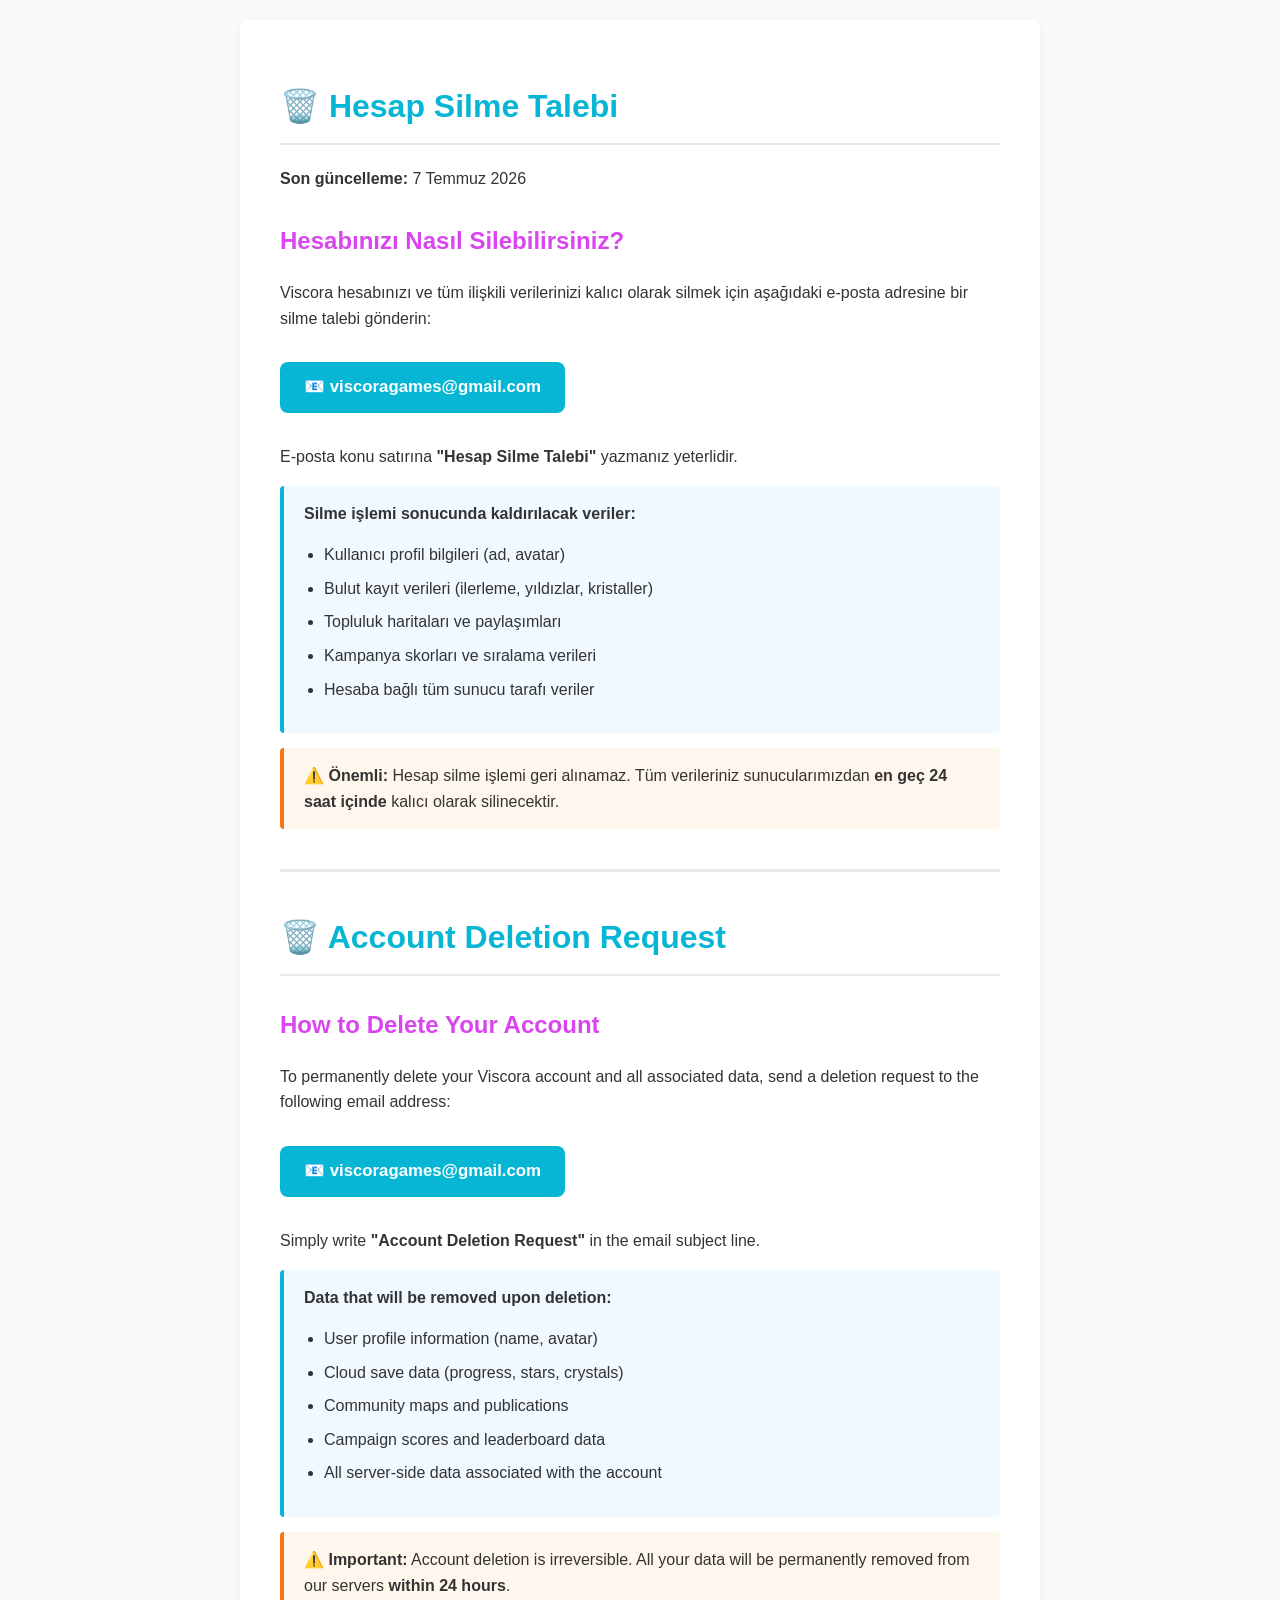
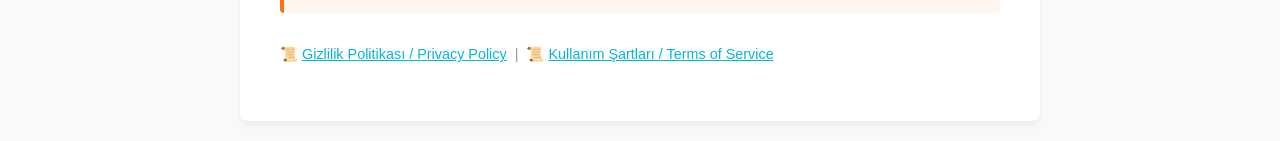
<file: delete-account.html>
<!DOCTYPE html>
<html lang="tr">
<head>
    <meta charset="UTF-8">
    <meta name="viewport" content="width=device-width, initial-scale=1.0">
    <title>Viscora - Hesap Silme / Account Deletion</title>
    <style>
        body {
            font-family: -apple-system, BlinkMacSystemFont, "Segoe UI", Roboto, Helvetica, Arial, sans-serif;
            line-height: 1.6;
            color: #333;
            max-width: 800px;
            margin: 0 auto;
            padding: 20px;
            background-color: #f9f9f9;
        }
        .container {
            background: #fff;
            padding: 40px;
            border-radius: 8px;
            box-shadow: 0 4px 6px rgba(0,0,0,0.05);
        }
        h1 {
            color: #06b6d4;
            border-bottom: 2px solid #eaeaea;
            padding-bottom: 10px;
        }
        h2 {
            color: #d946ef;
            margin-top: 30px;
        }
        a { color: #06b6d4; }
        .email-link {
            display: inline-block;
            background: #06b6d4;
            color: #fff !important;
            text-decoration: none;
            padding: 12px 24px;
            border-radius: 8px;
            font-weight: bold;
            margin: 15px 0;
            font-size: 1.05rem;
        }
        .email-link:hover { background: #0891b2; }
        .info-box {
            background: #f0f9ff;
            border-left: 4px solid #06b6d4;
            padding: 15px 20px;
            border-radius: 4px;
            margin: 15px 0;
        }
        .warning-box {
            background: #fff7ed;
            border-left: 4px solid #f97316;
            padding: 15px 20px;
            border-radius: 4px;
            margin: 15px 0;
        }
        ul { padding-left: 20px; }
        li { margin-bottom: 8px; }
        .lang-divider {
            border: none;
            border-top: 3px solid #eaeaea;
            margin: 40px 0;
        }
    </style>
</head>
<body>
    <div class="container">
        <h1>🗑️ Hesap Silme Talebi</h1>
        <p><strong>Son güncelleme:</strong> 7 Temmuz 2026</p>

        <h2>Hesabınızı Nasıl Silebilirsiniz?</h2>
        <p>Viscora hesabınızı ve tüm ilişkili verilerinizi kalıcı olarak silmek için aşağıdaki e-posta adresine bir silme talebi gönderin:</p>

        <a href="mailto:viscoragames@gmail.com?subject=Hesap%20Silme%20Talebi%20%2F%20Account%20Deletion%20Request" class="email-link">📧 viscoragames@gmail.com</a>

        <p>E-posta konu satırına <strong>"Hesap Silme Talebi"</strong> yazmanız yeterlidir.</p>

        <div class="info-box">
            <strong>Silme işlemi sonucunda kaldırılacak veriler:</strong>
            <ul>
                <li>Kullanıcı profil bilgileri (ad, avatar)</li>
                <li>Bulut kayıt verileri (ilerleme, yıldızlar, kristaller)</li>
                <li>Topluluk haritaları ve paylaşımları</li>
                <li>Kampanya skorları ve sıralama verileri</li>
                <li>Hesaba bağlı tüm sunucu tarafı veriler</li>
            </ul>
        </div>

        <div class="warning-box">
            <strong>⚠️ Önemli:</strong> Hesap silme işlemi geri alınamaz. Tüm verileriniz sunucularımızdan <strong>en geç 24 saat içinde</strong> kalıcı olarak silinecektir.
        </div>

        <hr class="lang-divider">

        <h1>🗑️ Account Deletion Request</h1>

        <h2>How to Delete Your Account</h2>
        <p>To permanently delete your Viscora account and all associated data, send a deletion request to the following email address:</p>

        <a href="mailto:viscoragames@gmail.com?subject=Account%20Deletion%20Request" class="email-link">📧 viscoragames@gmail.com</a>

        <p>Simply write <strong>"Account Deletion Request"</strong> in the email subject line.</p>

        <div class="info-box">
            <strong>Data that will be removed upon deletion:</strong>
            <ul>
                <li>User profile information (name, avatar)</li>
                <li>Cloud save data (progress, stars, crystals)</li>
                <li>Community maps and publications</li>
                <li>Campaign scores and leaderboard data</li>
                <li>All server-side data associated with the account</li>
            </ul>
        </div>

        <div class="warning-box">
            <strong>⚠️ Important:</strong> Account deletion is irreversible. All your data will be permanently removed from our servers <strong>within 24 hours</strong>.
        </div>

        <p style="margin-top: 30px; color: #999; font-size: 0.9rem;">
            📜 <a href="privacy.html">Gizlilik Politikası / Privacy Policy</a> &nbsp;|&nbsp;
            📜 <a href="terms.html">Kullanım Şartları / Terms of Service</a>
        </p>
    </div>
</body>
</html>
</file>
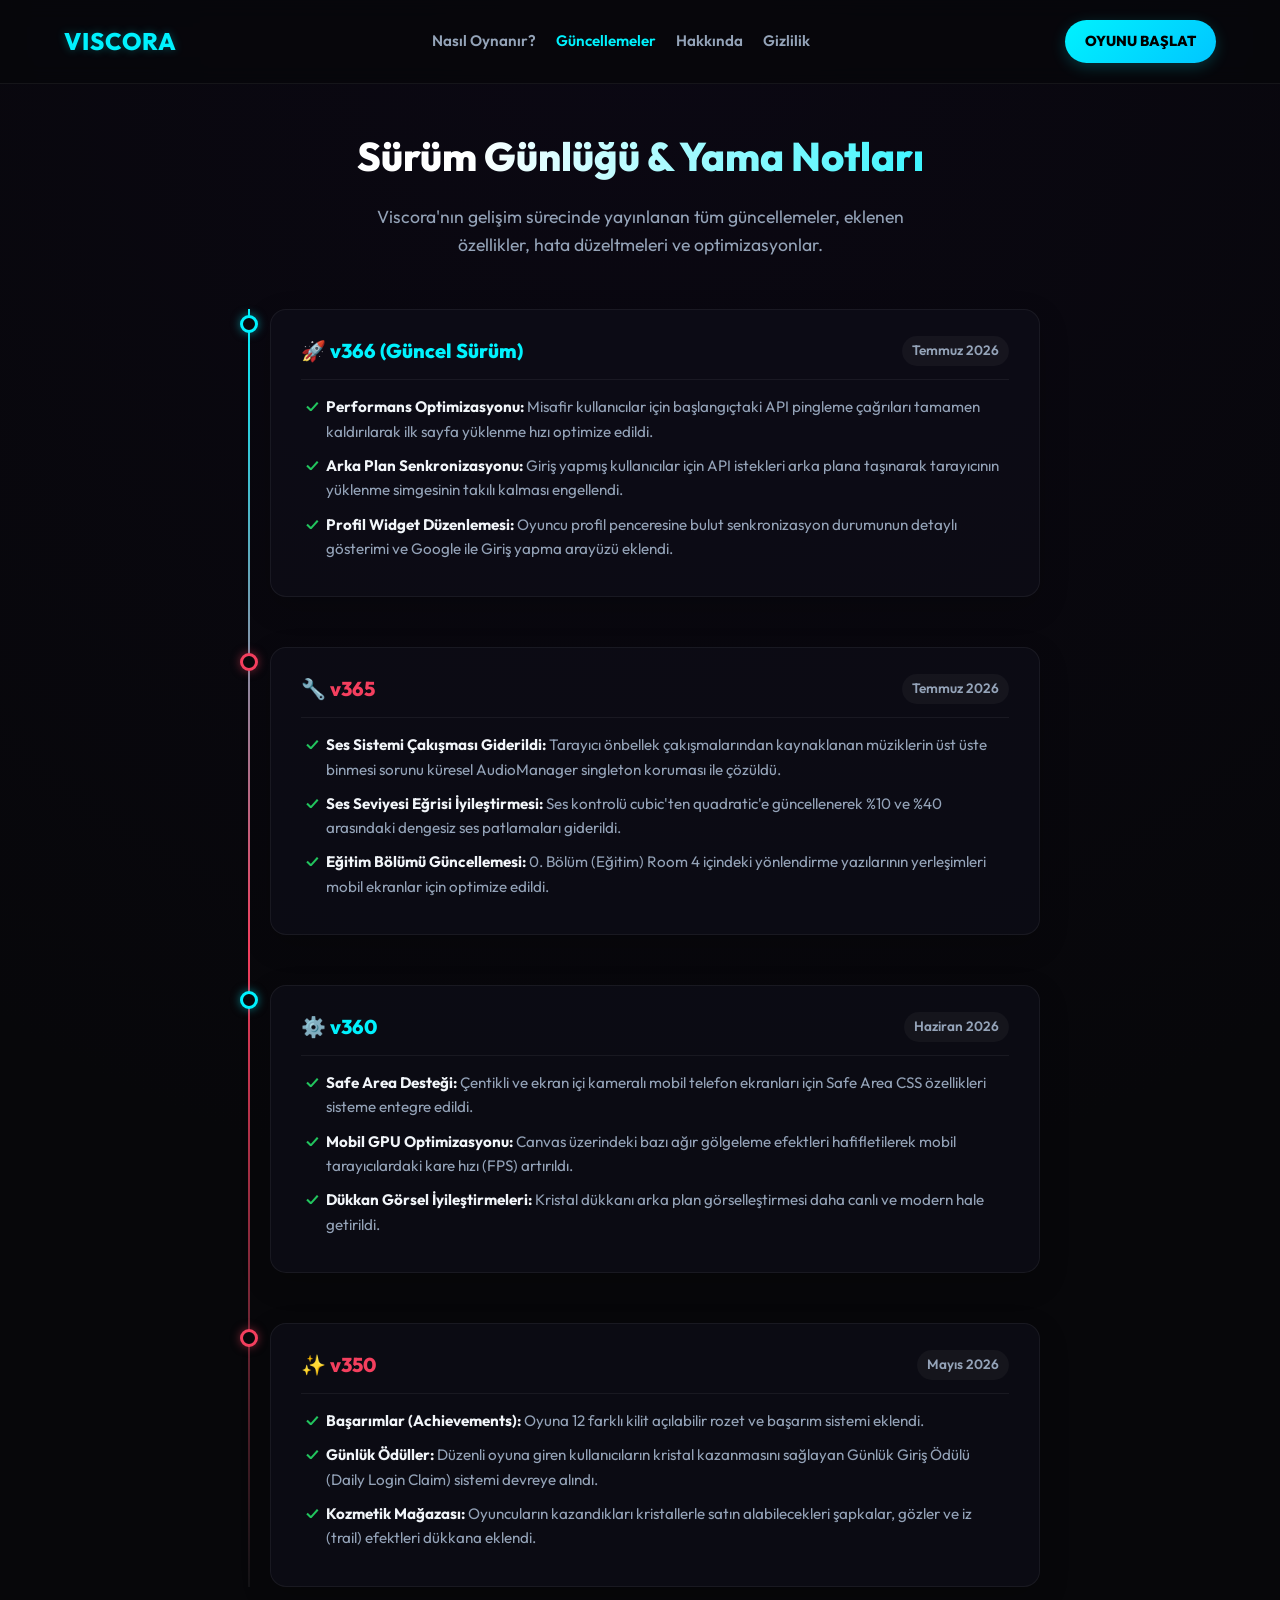
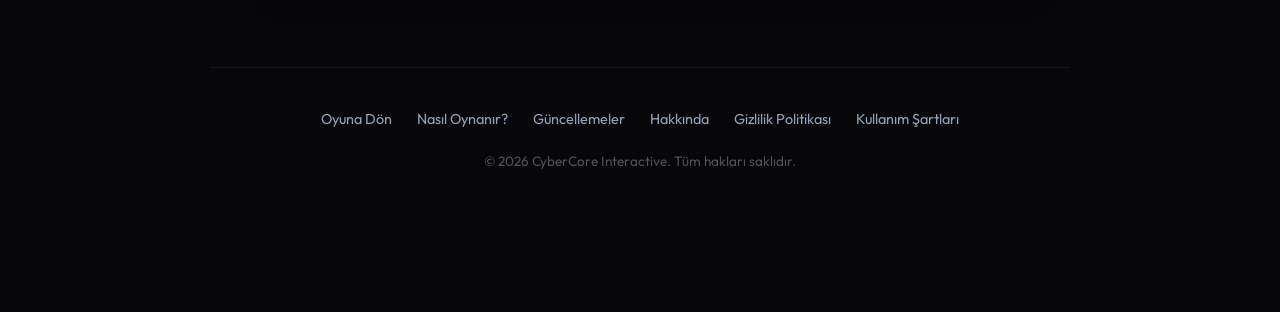
<file: guncellemeler.html>
<!DOCTYPE html>
<html lang="tr">
<head>
    <meta charset="UTF-8">
    <meta name="viewport" content="width=device-width, initial-scale=1.0, viewport-fit=cover">
    <title>Viscora - Sürüm Günlüğü & Yama Notları (Changelog)</title>
    <meta name="description" content="Viscora oyununun v366 sürümüne kadar olan geliştirme geçmişi, performans iyileştirmeleri, hata düzeltmeleri ve yama notları. Sürüm geçmişini takip edin.">
    <!-- Google Fonts: Outfit -->
    <link rel="preconnect" href="https://fonts.googleapis.com">
    <link rel="preconnect" href="https://fonts.gstatic.com" crossorigin>
    <link href="https://fonts.googleapis.com/css2?family=Outfit:wght@300;400;600;800&display=swap" rel="stylesheet">
    <style>
        :root {
            --bg-color: #07070a;
            --card-bg: rgba(15, 15, 25, 0.65);
            --border-color: rgba(255, 255, 255, 0.06);
            --text-primary: #f1f5f9;
            --text-secondary: #94a3b8;
            --color-cyan: #00f2fe;
            --color-magenta: #f43f5e;
            --color-green: #22c55e;
            --font-main: 'Outfit', sans-serif;
        }

        * {
            box-sizing: border-box;
            margin: 0;
            padding: 0;
        }

        body {
            font-family: var(--font-main);
            background-color: var(--bg-color);
            background-image: radial-gradient(circle at 50% 0%, rgba(20, 10, 40, 0.3) 0%, transparent 60%);
            color: var(--text-primary);
            line-height: 1.6;
            padding-bottom: 60px;
            overflow-x: hidden;
        }

        /* Navigasyon Bar */
        .navbar {
            display: flex;
            justify-content: space-between;
            align-items: center;
            padding: 20px 5%;
            border-bottom: 1px solid var(--border-color);
            background: rgba(7, 7, 10, 0.8);
            backdrop-filter: blur(10px);
            position: sticky;
            top: 0;
            z-index: 100;
        }

        .nav-logo {
            font-size: 1.5rem;
            font-weight: 800;
            letter-spacing: 1px;
            color: var(--text-primary);
            text-decoration: none;
            display: flex;
            align-items: center;
            gap: 8px;
        }

        .nav-logo span {
            color: var(--color-cyan);
            text-shadow: 0 0 10px rgba(0, 242, 254, 0.3);
        }

        .nav-links {
            display: flex;
            gap: 20px;
            align-items: center;
        }

        .nav-link {
            color: var(--text-secondary);
            text-decoration: none;
            font-size: 0.95rem;
            font-weight: 600;
            transition: color 0.2s;
        }

        .nav-link:hover {
            color: var(--text-primary);
        }

        .nav-btn {
            background: linear-gradient(135deg, var(--color-cyan) 0%, #00c6ff 100%);
            color: #000;
            padding: 10px 20px;
            border-radius: 30px;
            font-weight: 800;
            font-size: 0.9rem;
            text-decoration: none;
            text-transform: uppercase;
            box-shadow: 0 4px 15px rgba(0, 242, 254, 0.2);
            transition: transform 0.2s, box-shadow 0.2s;
        }

        .nav-btn:hover {
            transform: translateY(-2px);
            box-shadow: 0 6px 20px rgba(0, 242, 254, 0.4);
        }

        /* İçerik Container */
        .container {
            max-width: 900px;
            margin: 40px auto;
            padding: 0 20px;
        }

        header {
            text-align: center;
            margin-bottom: 50px;
        }

        h1 {
            font-size: 2.5rem;
            font-weight: 800;
            margin-bottom: 15px;
            background: linear-gradient(to right, #fff 30%, var(--color-cyan) 100%);
            -webkit-background-clip: text;
            -webkit-text-fill-color: transparent;
        }

        .subtitle {
            color: var(--text-secondary);
            font-size: 1.1rem;
            max-width: 600px;
            margin: 0 auto;
        }

        /* Dikey Zaman Tüneli (Timeline) */
        .timeline {
            position: relative;
            max-width: 800px;
            margin: 40px auto;
            padding-left: 30px;
        }

        .timeline::before {
            content: '';
            position: absolute;
            top: 0;
            left: 8px;
            width: 2px;
            height: 100%;
            background: linear-gradient(to bottom, var(--color-cyan) 0%, var(--color-magenta) 50%, rgba(255,255,255,0.05) 100%);
        }

        .timeline-item {
            position: relative;
            margin-bottom: 50px;
        }

        .timeline-dot {
            position: absolute;
            left: -30px;
            top: 6px;
            width: 18px;
            height: 18px;
            border-radius: 50%;
            background: var(--bg-color);
            border: 3px solid var(--color-cyan);
            box-shadow: 0 0 10px rgba(0, 242, 254, 0.5);
            z-index: 10;
        }

        .timeline-item:nth-child(even) .timeline-dot {
            border-color: var(--color-magenta);
            box-shadow: 0 0 10px rgba(244, 63, 94, 0.5);
        }

        .timeline-content {
            background: var(--card-bg);
            border: 1px solid var(--border-color);
            border-radius: 16px;
            padding: 25px 30px;
            box-shadow: 0 10px 30px rgba(0,0,0,0.2);
            transition: transform 0.2s;
        }

        .timeline-content:hover {
            transform: translateX(5px);
        }

        .version-header {
            display: flex;
            justify-content: space-between;
            align-items: center;
            border-bottom: 1px solid rgba(255,255,255,0.06);
            padding-bottom: 12px;
            margin-bottom: 15px;
            flex-wrap: wrap;
            gap: 10px;
        }

        .version-tag {
            font-size: 1.25rem;
            font-weight: 800;
            color: var(--color-cyan);
            display: flex;
            align-items: center;
            gap: 8px;
        }

        .timeline-item:nth-child(even) .version-tag {
            color: var(--color-magenta);
        }

        .version-date {
            font-size: 0.85rem;
            font-weight: 600;
            color: var(--text-secondary);
            background: rgba(255,255,255,0.04);
            padding: 4px 10px;
            border-radius: 20px;
        }

        .version-body ul {
            list-style: none;
            padding-left: 5px;
        }

        .version-body li {
            position: relative;
            padding-left: 20px;
            margin-bottom: 10px;
            color: var(--text-secondary);
            font-size: 0.95rem;
            line-height: 1.6;
        }

        .version-body li strong {
            color: var(--text-primary);
        }

        .version-body li::before {
            content: '✓';
            position: absolute;
            left: 0;
            color: var(--color-green);
            font-weight: bold;
        }

        /* Footer */
        .footer {
            margin-top: 80px;
            border-top: 1px solid var(--border-color);
            padding: 40px 0;
            text-align: center;
        }

        .footer-links {
            display: flex;
            justify-content: center;
            gap: 25px;
            margin-bottom: 20px;
            flex-wrap: wrap;
        }

        .footer-link {
            color: var(--text-secondary);
            text-decoration: none;
            font-size: 0.9rem;
            transition: color 0.2s;
        }

        .footer-link:hover {
            color: var(--text-primary);
        }

        .footer p {
            font-size: 0.85rem;
            color: rgba(255,255,255,0.3);
        }

        @media (max-width: 768px) {
            h1 { font-size: 2rem; }
            .navbar { padding: 15px 5%; }
            .nav-links { display: none; }
        }
    </style>
</head>
<body>

    <nav class="navbar">
        <a href="index.html" class="nav-logo">
            <span>VISCORA</span>
        </a>
        <div class="nav-links">
            <a href="nasil-oynanir.html" class="nav-link">Nasıl Oynanır?</a>
            <a href="guncellemeler.html" class="nav-link" style="color: var(--color-cyan);">Güncellemeler</a>
            <a href="hakkinda.html" class="nav-link">Hakkında</a>
            <a href="privacy.html" class="nav-link">Gizlilik</a>
        </div>
        <a href="index.html" class="nav-btn">Oyunu Başlat</a>
    </nav>

    <div class="container">
        <header>
            <h1>Sürüm Günlüğü & Yama Notları</h1>
            <p class="subtitle">Viscora'nın gelişim sürecinde yayınlanan tüm güncellemeler, eklenen özellikler, hata düzeltmeleri ve optimizasyonlar.</p>
        </header>

        <div class="timeline">
            <!-- v366 -->
            <div class="timeline-item">
                <div class="timeline-dot"></div>
                <div class="timeline-content">
                    <div class="version-header">
                        <span class="version-tag">🚀 v366 (Güncel Sürüm)</span>
                        <span class="version-date">Temmuz 2026</span>
                    </div>
                    <div class="version-body">
                        <ul>
                            <li><strong>Performans Optimizasyonu:</strong> Misafir kullanıcılar için başlangıçtaki API pingleme çağrıları tamamen kaldırılarak ilk sayfa yüklenme hızı optimize edildi.</li>
                            <li><strong>Arka Plan Senkronizasyonu:</strong> Giriş yapmış kullanıcılar için API istekleri arka plana taşınarak tarayıcının yüklenme simgesinin takılı kalması engellendi.</li>
                            <li><strong>Profil Widget Düzenlemesi:</strong> Oyuncu profil penceresine bulut senkronizasyon durumunun detaylı gösterimi ve Google ile Giriş yapma arayüzü eklendi.</li>
                        </ul>
                    </div>
                </div>
            </div>

            <!-- v365 -->
            <div class="timeline-item">
                <div class="timeline-dot"></div>
                <div class="timeline-content">
                    <div class="version-header">
                        <span class="version-tag">🔧 v365</span>
                        <span class="version-date">Temmuz 2026</span>
                    </div>
                    <div class="version-body">
                        <ul>
                            <li><strong>Ses Sistemi Çakışması Giderildi:</strong> Tarayıcı önbellek çakışmalarından kaynaklanan müziklerin üst üste binmesi sorunu küresel AudioManager singleton koruması ile çözüldü.</li>
                            <li><strong>Ses Seviyesi Eğrisi İyileştirmesi:</strong> Ses kontrolü cubic'ten quadratic'e güncellenerek %10 ve %40 arasındaki dengesiz ses patlamaları giderildi.</li>
                            <li><strong>Eğitim Bölümü Güncellemesi:</strong> 0. Bölüm (Eğitim) Room 4 içindeki yönlendirme yazılarının yerleşimleri mobil ekranlar için optimize edildi.</li>
                        </ul>
                    </div>
                </div>
            </div>

            <!-- v360 -->
            <div class="timeline-item">
                <div class="timeline-dot"></div>
                <div class="timeline-content">
                    <div class="version-header">
                        <span class="version-tag">⚙️ v360</span>
                        <span class="version-date">Haziran 2026</span>
                    </div>
                    <div class="version-body">
                        <ul>
                            <li><strong>Safe Area Desteği:</strong> Çentikli ve ekran içi kameralı mobil telefon ekranları için Safe Area CSS özellikleri sisteme entegre edildi.</li>
                            <li><strong>Mobil GPU Optimizasyonu:</strong> Canvas üzerindeki bazı ağır gölgeleme efektleri hafifletilerek mobil tarayıcılardaki kare hızı (FPS) artırıldı.</li>
                            <li><strong>Dükkan Görsel İyileştirmeleri:</strong> Kristal dükkanı arka plan görselleştirmesi daha canlı ve modern hale getirildi.</li>
                        </ul>
                    </div>
                </div>
            </div>

            <!-- v350 -->
            <div class="timeline-item">
                <div class="timeline-dot"></div>
                <div class="timeline-content">
                    <div class="version-header">
                        <span class="version-tag">✨ v350</span>
                        <span class="version-date">Mayıs 2026</span>
                    </div>
                    <div class="version-body">
                        <ul>
                            <li><strong>Başarımlar (Achievements):</strong> Oyuna 12 farklı kilit açılabilir rozet ve başarım sistemi eklendi.</li>
                            <li><strong>Günlük Ödüller:</strong> Düzenli oyuna giren kullanıcıların kristal kazanmasını sağlayan Günlük Giriş Ödülü (Daily Login Claim) sistemi devreye alındı.</li>
                            <li><strong>Kozmetik Mağazası:</strong> Oyuncuların kazandıkları kristallerle satın alabilecekleri şapkalar, gözler ve iz (trail) efektleri dükkana eklendi.</li>
                        </ul>
                    </div>
                </div>
            </div>
        </div>

        <footer class="footer">
            <div class="footer-links">
                <a href="index.html" class="footer-link">Oyuna Dön</a>
                <a href="nasil-oynanir.html" class="footer-link">Nasıl Oynanır?</a>
                <a href="guncellemeler.html" class="footer-link">Güncellemeler</a>
                <a href="hakkinda.html" class="footer-link">Hakkında</a>
                <a href="privacy.html" class="footer-link">Gizlilik Politikası</a>
                <a href="terms.html" class="footer-link">Kullanım Şartları</a>
            </div>
            <p>© 2026 CyberCore Interactive. Tüm hakları saklıdır.</p>
        </footer>
    </div>

</body>
</html>
</file>
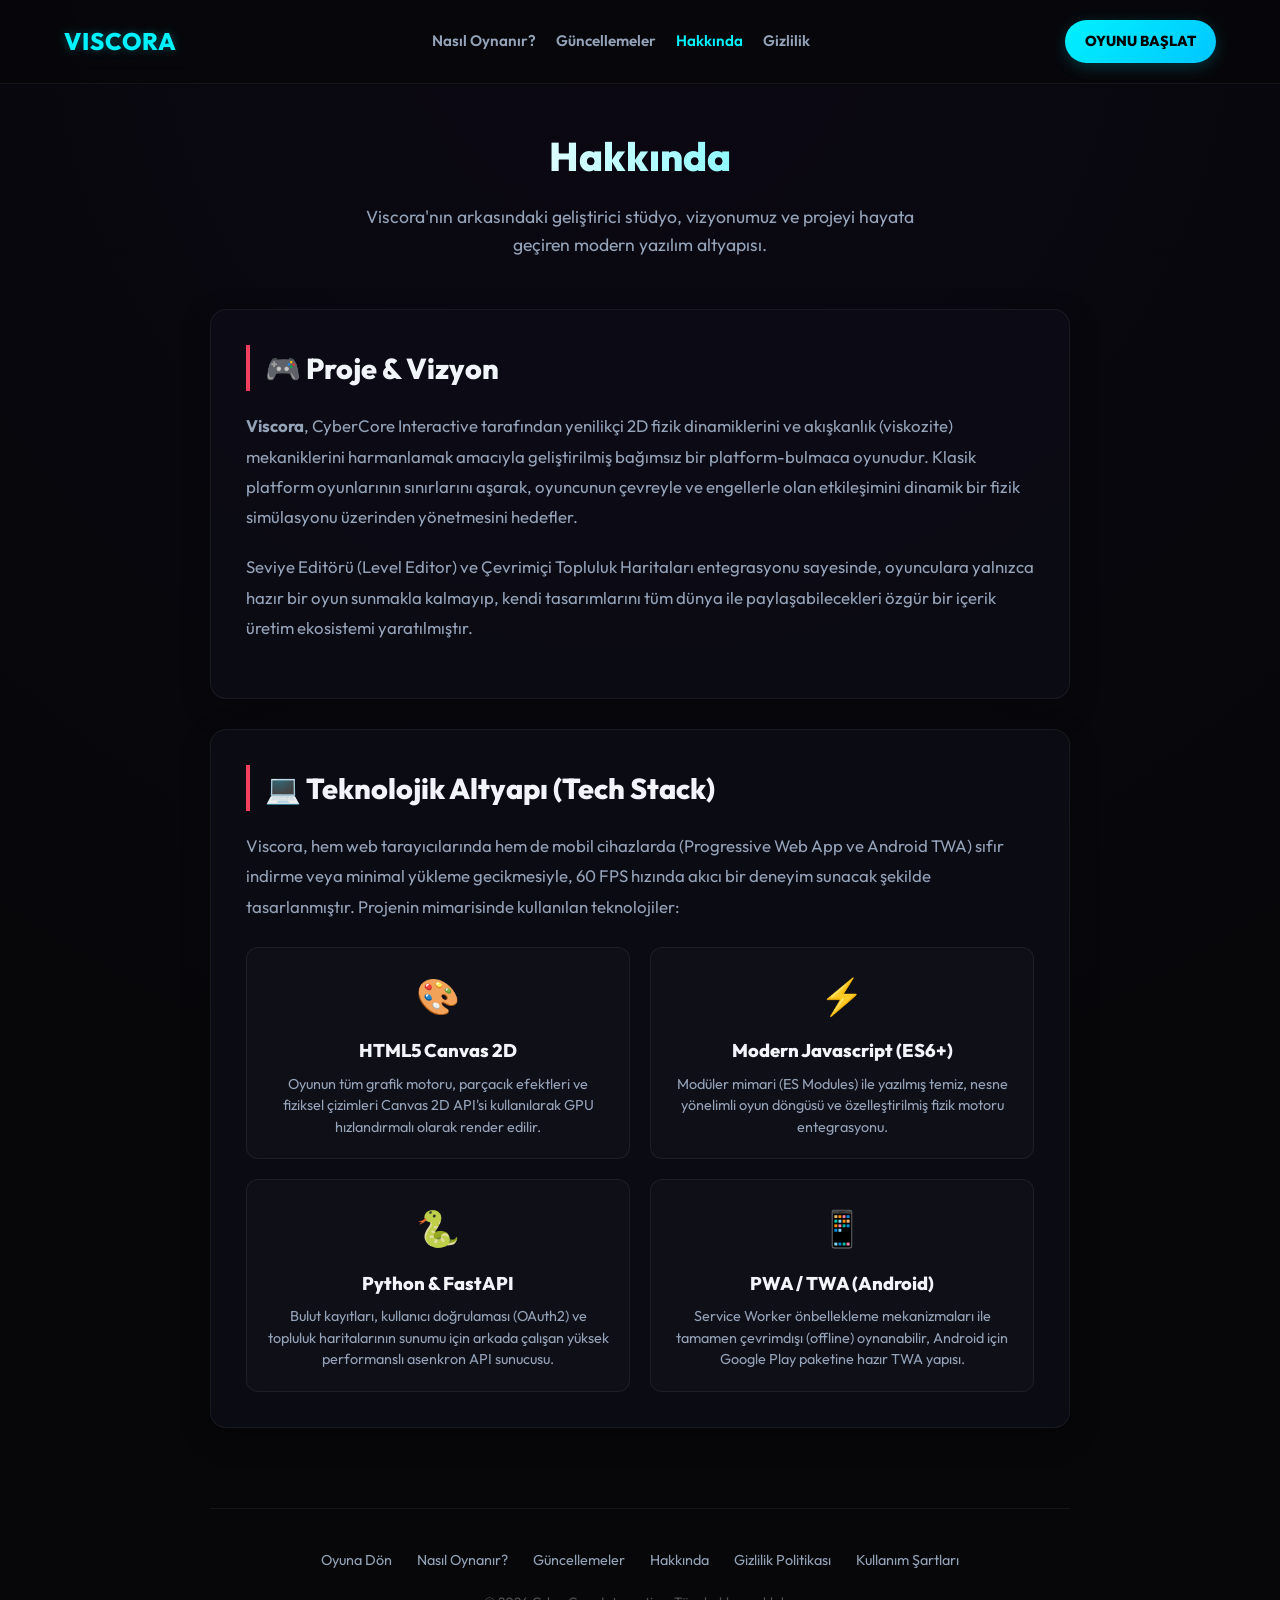
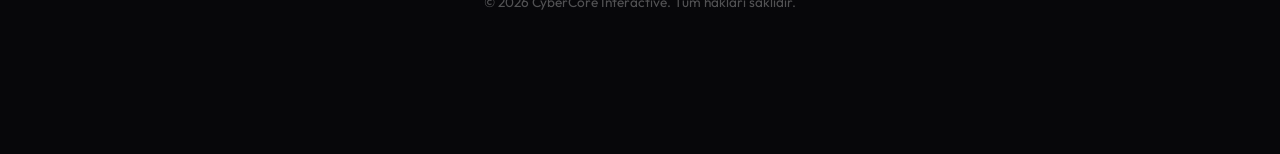
<file: hakkinda.html>
<!DOCTYPE html>
<html lang="tr">
<head>
    <meta charset="UTF-8">
    <meta name="viewport" content="width=device-width, initial-scale=1.0, viewport-fit=cover">
    <title>Viscora - Hakkında & Teknolojik Altyapı</title>
    <meta name="description" content="CyberCore Interactive tarafından geliştirilen Viscora platform oyununun detayları, arkasındaki teknoloji yığını (FastAPI, HTML5 Canvas, JS ES6) ve geliştirici vizyonu.">
    <!-- Google Fonts: Outfit -->
    <link rel="preconnect" href="https://fonts.googleapis.com">
    <link rel="preconnect" href="https://fonts.gstatic.com" crossorigin>
    <link href="https://fonts.googleapis.com/css2?family=Outfit:wght@300;400;600;800&display=swap" rel="stylesheet">
    <style>
        :root {
            --bg-color: #07070a;
            --card-bg: rgba(15, 15, 25, 0.65);
            --border-color: rgba(255, 255, 255, 0.06);
            --text-primary: #f1f5f9;
            --text-secondary: #94a3b8;
            --color-cyan: #00f2fe;
            --color-magenta: #f43f5e;
            --font-main: 'Outfit', sans-serif;
        }

        * {
            box-sizing: border-box;
            margin: 0;
            padding: 0;
        }

        body {
            font-family: var(--font-main);
            background-color: var(--bg-color);
            background-image: radial-gradient(circle at 50% 0%, rgba(20, 10, 40, 0.3) 0%, transparent 60%);
            color: var(--text-primary);
            line-height: 1.6;
            padding-bottom: 60px;
            overflow-x: hidden;
        }

        /* Navigasyon Bar */
        .navbar {
            display: flex;
            justify-content: space-between;
            align-items: center;
            padding: 20px 5%;
            border-bottom: 1px solid var(--border-color);
            background: rgba(7, 7, 10, 0.8);
            backdrop-filter: blur(10px);
            position: sticky;
            top: 0;
            z-index: 100;
        }

        .nav-logo {
            font-size: 1.5rem;
            font-weight: 800;
            letter-spacing: 1px;
            color: var(--text-primary);
            text-decoration: none;
            display: flex;
            align-items: center;
            gap: 8px;
        }

        .nav-logo span {
            color: var(--color-cyan);
            text-shadow: 0 0 10px rgba(0, 242, 254, 0.3);
        }

        .nav-links {
            display: flex;
            gap: 20px;
            align-items: center;
        }

        .nav-link {
            color: var(--text-secondary);
            text-decoration: none;
            font-size: 0.95rem;
            font-weight: 600;
            transition: color 0.2s;
        }

        .nav-link:hover {
            color: var(--text-primary);
        }

        .nav-btn {
            background: linear-gradient(135deg, var(--color-cyan) 0%, #00c6ff 100%);
            color: #000;
            padding: 10px 20px;
            border-radius: 30px;
            font-weight: 800;
            font-size: 0.9rem;
            text-decoration: none;
            text-transform: uppercase;
            box-shadow: 0 4px 15px rgba(0, 242, 254, 0.2);
            transition: transform 0.2s, box-shadow 0.2s;
        }

        .nav-btn:hover {
            transform: translateY(-2px);
            box-shadow: 0 6px 20px rgba(0, 242, 254, 0.4);
        }

        /* İçerik Container */
        .container {
            max-width: 900px;
            margin: 40px auto;
            padding: 0 20px;
        }

        header {
            text-align: center;
            margin-bottom: 50px;
        }

        h1 {
            font-size: 2.5rem;
            font-weight: 800;
            margin-bottom: 15px;
            background: linear-gradient(to right, #fff 30%, var(--color-cyan) 100%);
            -webkit-background-clip: text;
            -webkit-text-fill-color: transparent;
        }

        .subtitle {
            color: var(--text-secondary);
            font-size: 1.1rem;
            max-width: 600px;
            margin: 0 auto;
        }

        .section-title {
            font-size: 1.8rem;
            font-weight: 800;
            margin: 40px 0 20px;
            border-left: 4px solid var(--color-magenta);
            padding-left: 15px;
            color: var(--text-primary);
        }

        /* Hakkında Blokları */
        .about-section {
            background: var(--card-bg);
            border: 1px solid var(--border-color);
            border-radius: 16px;
            padding: 35px;
            box-shadow: 0 10px 30px rgba(0,0,0,0.25);
            margin-bottom: 30px;
        }

        .about-section p {
            color: var(--text-secondary);
            font-size: 1.05rem;
            line-height: 1.8;
            margin-bottom: 20px;
        }

        /* Teknolojik Grid */
        .tech-grid {
            display: grid;
            grid-template-columns: repeat(auto-fit, minmax(250px, 1fr));
            gap: 20px;
            margin-top: 25px;
        }

        .tech-card {
            background: rgba(255, 255, 255, 0.02);
            border: 1px solid var(--border-color);
            border-radius: 12px;
            padding: 20px;
            text-align: center;
            transition: transform 0.2s, background 0.2s;
        }

        .tech-card:hover {
            transform: translateY(-3px);
            background: rgba(255, 255, 255, 0.04);
            border-color: var(--color-cyan);
        }

        .tech-icon {
            font-size: 2.2rem;
            margin-bottom: 12px;
            display: inline-block;
        }

        .tech-card h4 {
            font-size: 1.15rem;
            font-weight: 800;
            color: var(--text-primary);
            margin-bottom: 8px;
        }

        .tech-card p {
            font-size: 0.9rem;
            color: var(--text-secondary);
            line-height: 1.5;
            margin-bottom: 0;
        }

        /* Footer */
        .footer {
            margin-top: 80px;
            border-top: 1px solid var(--border-color);
            padding: 40px 0;
            text-align: center;
        }

        .footer-links {
            display: flex;
            justify-content: center;
            gap: 25px;
            margin-bottom: 20px;
            flex-wrap: wrap;
        }

        .footer-link {
            color: var(--text-secondary);
            text-decoration: none;
            font-size: 0.9rem;
            transition: color 0.2s;
        }

        .footer-link:hover {
            color: var(--text-primary);
        }

        .footer p {
            font-size: 0.85rem;
            color: rgba(255,255,255,0.3);
        }

        @media (max-width: 768px) {
            h1 { font-size: 2rem; }
            .navbar { padding: 15px 5%; }
            .nav-links { display: none; }
        }
    </style>
</head>
<body>

    <nav class="navbar">
        <a href="index.html" class="nav-logo">
            <span>VISCORA</span>
        </a>
        <div class="nav-links">
            <a href="nasil-oynanir.html" class="nav-link">Nasıl Oynanır?</a>
            <a href="guncellemeler.html" class="nav-link">Güncellemeler</a>
            <a href="hakkinda.html" class="nav-link" style="color: var(--color-cyan);">Hakkında</a>
            <a href="privacy.html" class="nav-link">Gizlilik</a>
        </div>
        <a href="index.html" class="nav-btn">Oyunu Başlat</a>
    </nav>

    <div class="container">
        <header>
            <h1>Hakkında</h1>
            <p class="subtitle">Viscora'nın arkasındaki geliştirici stüdyo, vizyonumuz ve projeyi hayata geçiren modern yazılım altyapısı.</p>
        </header>

        <div class="about-section">
            <h2 class="section-title" style="margin-top: 0;">🎮 Proje & Vizyon</h2>
            <p><strong>Viscora</strong>, CyberCore Interactive tarafından yenilikçi 2D fizik dinamiklerini ve akışkanlık (viskozite) mekaniklerini harmanlamak amacıyla geliştirilmiş bağımsız bir platform-bulmaca oyunudur. Klasik platform oyunlarının sınırlarını aşarak, oyuncunun çevreyle ve engellerle olan etkileşimini dinamik bir fizik simülasyonu üzerinden yönetmesini hedefler.</p>
            <p>Seviye Editörü (Level Editor) ve Çevrimiçi Topluluk Haritaları entegrasyonu sayesinde, oyunculara yalnızca hazır bir oyun sunmakla kalmayıp, kendi tasarımlarını tüm dünya ile paylaşabilecekleri özgür bir içerik üretim ekosistemi yaratılmıştır.</p>
        </div>

        <div class="about-section">
            <h2 class="section-title" style="margin-top: 0;">💻 Teknolojik Altyapı (Tech Stack)</h2>
            <p>Viscora, hem web tarayıcılarında hem de mobil cihazlarda (Progressive Web App ve Android TWA) sıfır indirme veya minimal yükleme gecikmesiyle, 60 FPS hızında akıcı bir deneyim sunacak şekilde tasarlanmıştır. Projenin mimarisinde kullanılan teknolojiler:</p>

            <div class="tech-grid">
                <!-- HTML5 Canvas -->
                <div class="tech-card">
                    <span class="tech-icon">🎨</span>
                    <h4>HTML5 Canvas 2D</h4>
                    <p>Oyunun tüm grafik motoru, parçacık efektleri ve fiziksel çizimleri Canvas 2D API'si kullanılarak GPU hızlandırmalı olarak render edilir.</p>
                </div>

                <!-- Javascript ES6 -->
                <div class="tech-card">
                    <span class="tech-icon">⚡</span>
                    <h4>Modern Javascript (ES6+)</h4>
                    <p>Modüler mimari (ES Modules) ile yazılmış temiz, nesne yönelimli oyun döngüsü ve özelleştirilmiş fizik motoru entegrasyonu.</p>
                </div>

                <!-- FastAPI -->
                <div class="tech-card">
                    <span class="tech-icon">🐍</span>
                    <h4>Python & FastAPI</h4>
                    <p>Bulut kayıtları, kullanıcı doğrulaması (OAuth2) ve topluluk haritalarının sunumu için arkada çalışan yüksek performanslı asenkron API sunucusu.</p>
                </div>

                <!-- PWA / TWA -->
                <div class="tech-card">
                    <span class="tech-icon">📱</span>
                    <h4>PWA / TWA (Android)</h4>
                    <p>Service Worker önbellekleme mekanizmaları ile tamamen çevrimdışı (offline) oynanabilir, Android için Google Play paketine hazır TWA yapısı.</p>
                </div>
            </div>
        </div>

        <footer class="footer">
            <div class="footer-links">
                <a href="index.html" class="footer-link">Oyuna Dön</a>
                <a href="nasil-oynanir.html" class="footer-link">Nasıl Oynanır?</a>
                <a href="guncellemeler.html" class="footer-link">Güncellemeler</a>
                <a href="hakkinda.html" class="footer-link">Hakkında</a>
                <a href="privacy.html" class="footer-link">Gizlilik Politikası</a>
                <a href="terms.html" class="footer-link">Kullanım Şartları</a>
            </div>
            <p>© 2026 CyberCore Interactive. Tüm hakları saklıdır.</p>
        </footer>
    </div>

</body>
</html>
</file>
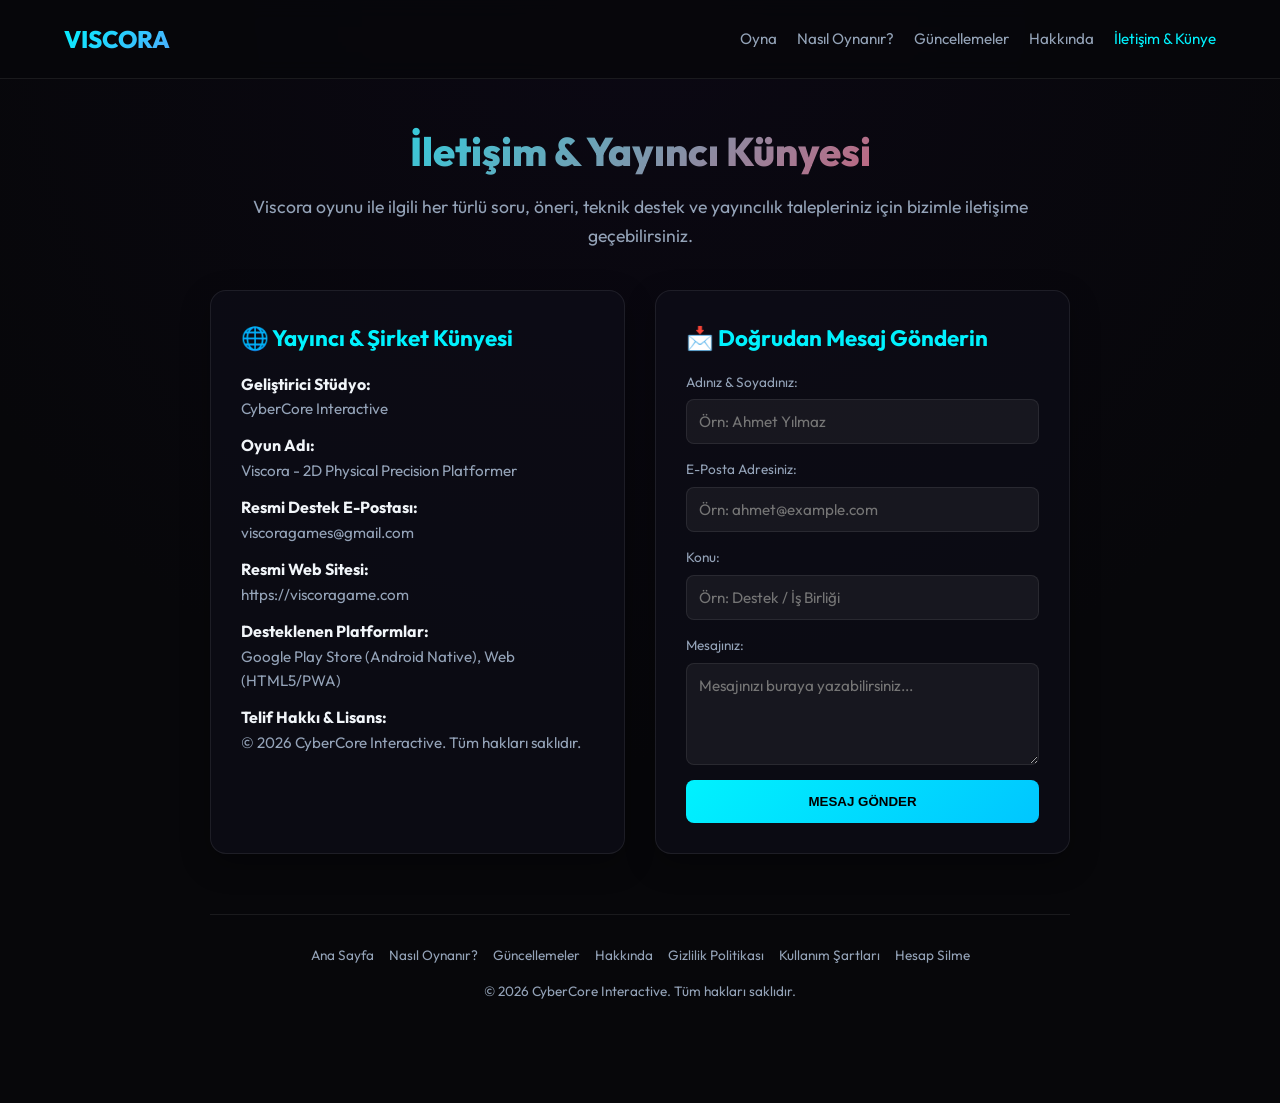
<file: iletisim.html>
<!DOCTYPE html>
<html lang="tr">
<head>
    <meta charset="UTF-8">
    <meta name="viewport" content="width=device-width, initial-scale=1.0, viewport-fit=cover">
    <title>Viscora - İletişim & Yayıncı Künyesi (Contact & Impressum)</title>
    <meta name="description" content="Viscora oyunu geliştirici ekibi CyberCore Interactive ile iletişime geçin. Destek, iş birliği, reklam ve yayıncı künye bilgileri.">
    <!-- Google Fonts: Outfit -->
    <link rel="preconnect" href="https://fonts.googleapis.com">
    <link rel="preconnect" href="https://fonts.gstatic.com" crossorigin>
    <link href="https://fonts.googleapis.com/css2?family=Outfit:wght@300;400;600;800&display=swap" rel="stylesheet">
    <style>
        :root {
            --bg-color: #07070a;
            --card-bg: rgba(15, 15, 25, 0.65);
            --border-color: rgba(255, 255, 255, 0.08);
            --text-primary: #f1f5f9;
            --text-secondary: #94a3b8;
            --color-cyan: #00f2fe;
            --color-magenta: #f43f5e;
            --font-main: 'Outfit', sans-serif;
        }

        * {
            box-sizing: border-box;
            margin: 0;
            padding: 0;
        }

        body {
            font-family: var(--font-main);
            background-color: var(--bg-color);
            background-image: radial-gradient(circle at 50% 0%, rgba(20, 10, 40, 0.3) 0%, transparent 60%);
            color: var(--text-primary);
            line-height: 1.6;
            padding-bottom: 60px;
            overflow-x: hidden;
        }

        .navbar {
            display: flex;
            justify-content: space-between;
            align-items: center;
            padding: 20px 5%;
            border-bottom: 1px solid var(--border-color);
            background: rgba(7, 7, 10, 0.8);
            backdrop-filter: blur(10px);
            position: sticky;
            top: 0;
            z-index: 100;
        }

        .nav-logo {
            font-size: 1.5rem;
            font-weight: 800;
            color: var(--text-primary);
            text-decoration: none;
            background: linear-gradient(135deg, #00f2fe 0%, #4facfe 100%);
            -webkit-background-clip: text;
            -webkit-text-fill-color: transparent;
        }

        .nav-links {
            display: flex;
            gap: 20px;
        }

        .nav-link {
            color: var(--text-secondary);
            text-decoration: none;
            font-size: 0.95rem;
            transition: color 0.2s;
        }

        .nav-link:hover, .nav-link.active {
            color: var(--color-cyan);
        }

        .container {
            max-width: 900px;
            margin: 40px auto;
            padding: 0 20px;
        }

        .hero {
            text-align: center;
            margin-bottom: 40px;
        }

        .hero h1 {
            font-size: 2.5rem;
            font-weight: 800;
            margin-bottom: 10px;
            background: linear-gradient(135deg, #00f2fe 0%, #f43f5e 100%);
            -webkit-background-clip: text;
            -webkit-text-fill-color: transparent;
        }

        .hero p {
            color: var(--text-secondary);
            font-size: 1.1rem;
        }

        .grid-2 {
            display: grid;
            grid-template-columns: 1fr 1fr;
            gap: 30px;
            margin-top: 30px;
        }

        @media (max-width: 768px) {
            .grid-2 { grid-template-columns: 1fr; }
            .nav-links { display: none; }
        }

        .card {
            background: var(--card-bg);
            border: 1px solid var(--border-color);
            border-radius: 16px;
            padding: 30px;
            box-shadow: 0 10px 30px rgba(0,0,0,0.3);
        }

        .card h2 {
            font-size: 1.4rem;
            margin-bottom: 15px;
            color: var(--color-cyan);
            display: flex;
            align-items: center;
            gap: 10px;
        }

        .info-list {
            list-style: none;
            display: flex;
            flex-direction: column;
            gap: 12px;
            margin-top: 15px;
        }

        .info-list li {
            font-size: 0.95rem;
            color: var(--text-secondary);
            display: flex;
            flex-direction: column;
        }

        .info-list li strong {
            color: var(--text-primary);
            font-size: 1rem;
        }

        .contact-form {
            display: flex;
            flex-direction: column;
            gap: 15px;
        }

        .form-group {
            display: flex;
            flex-direction: column;
            gap: 6px;
        }

        .form-group label {
            font-size: 0.85rem;
            color: var(--text-secondary);
        }

        .form-group input, .form-group textarea {
            background: rgba(255, 255, 255, 0.05);
            border: 1px solid var(--border-color);
            border-radius: 8px;
            padding: 12px;
            color: #fff;
            font-family: inherit;
            font-size: 0.95rem;
        }

        .form-group input:focus, .form-group textarea:focus {
            outline: none;
            border-color: var(--color-cyan);
        }

        .submit-btn {
            background: linear-gradient(135deg, #00f2fe 0%, #00c6ff 100%);
            color: #000;
            border: none;
            padding: 14px;
            border-radius: 8px;
            font-weight: 800;
            cursor: pointer;
            transition: opacity 0.2s;
        }

        .submit-btn:hover {
            opacity: 0.9;
        }

        .footer {
            margin-top: 60px;
            text-align: center;
            border-top: 1px solid var(--border-color);
            padding-top: 30px;
            color: var(--text-secondary);
            font-size: 0.85rem;
        }

        .footer-links {
            display: flex;
            justify-content: center;
            gap: 15px;
            margin-bottom: 15px;
            flex-wrap: wrap;
        }

        .footer-links a {
            color: var(--text-secondary);
            text-decoration: none;
        }

        .footer-links a:hover {
            color: var(--color-cyan);
        }
    </style>
</head>
<body>
    <nav class="navbar">
        <a href="index.html" class="nav-logo">VISCORA</a>
        <div class="nav-links">
            <a href="index.html" class="nav-link">Oyna</a>
            <a href="nasil-oynanir.html" class="nav-link">Nasıl Oynanır?</a>
            <a href="guncellemeler.html" class="nav-link">Güncellemeler</a>
            <a href="hakkinda.html" class="nav-link">Hakkında</a>
            <a href="iletisim.html" class="nav-link active">İletişim & Künye</a>
        </div>
    </nav>

    <div class="container">
        <section class="hero">
            <h1>İletişim & Yayıncı Künyesi</h1>
            <p>Viscora oyunu ile ilgili her türlü soru, öneri, teknik destek ve yayıncılık talepleriniz için bizimle iletişime geçebilirsiniz.</p>
        </section>

        <div class="grid-2">
            <div class="card">
                <h2>🌐 Yayıncı & Şirket Künyesi</h2>
                <ul class="info-list">
                    <li>
                        <strong>Geliştirici Stüdyo:</strong>
                        CyberCore Interactive
                    </li>
                    <li>
                        <strong>Oyun Adı:</strong>
                        Viscora - 2D Physical Precision Platformer
                    </li>
                    <li>
                        <strong>Resmi Destek E-Postası:</strong>
                        viscoragames@gmail.com
                    </li>
                    <li>
                        <strong>Resmi Web Sitesi:</strong>
                        https://viscoragame.com
                    </li>
                    <li>
                        <strong>Desteklenen Platformlar:</strong>
                        Google Play Store (Android Native), Web (HTML5/PWA)
                    </li>
                    <li>
                        <strong>Telif Hakkı & Lisans:</strong>
                        © 2026 CyberCore Interactive. Tüm hakları saklıdır.
                    </li>
                </ul>
            </div>

            <div class="card">
                <h2>📩 Doğrudan Mesaj Gönderin</h2>
                <form class="contact-form" action="mailto:viscoragames@gmail.com" method="post" enctype="text/plain">
                    <div class="form-group">
                        <label for="name">Adınız & Soyadınız:</label>
                        <input type="text" id="name" name="name" placeholder="Örn: Ahmet Yılmaz" required>
                    </div>
                    <div class="form-group">
                        <label for="email">E-Posta Adresiniz:</label>
                        <input type="email" id="email" name="email" placeholder="Örn: ahmet@example.com" required>
                    </div>
                    <div class="form-group">
                        <label for="subject">Konu:</label>
                        <input type="text" id="subject" name="subject" placeholder="Örn: Destek / İş Birliği" required>
                    </div>
                    <div class="form-group">
                        <label for="message">Mesajınız:</label>
                        <textarea id="message" name="message" rows="4" placeholder="Mesajınızı buraya yazabilirsiniz..." required></textarea>
                    </div>
                    <button type="submit" class="submit-btn">MESAJ GÖNDER</button>
                </form>
            </div>
        </div>

        <footer class="footer">
            <div class="footer-links">
                <a href="index.html">Ana Sayfa</a>
                <a href="nasil-oynanir.html">Nasıl Oynanır?</a>
                <a href="guncellemeler.html">Güncellemeler</a>
                <a href="hakkinda.html">Hakkında</a>
                <a href="privacy.html">Gizlilik Politikası</a>
                <a href="terms.html">Kullanım Şartları</a>
                <a href="delete-account.html">Hesap Silme</a>
            </div>
            <p>© 2026 CyberCore Interactive. Tüm hakları saklıdır.</p>
        </footer>
    </div>
</body>
</html>
</file>
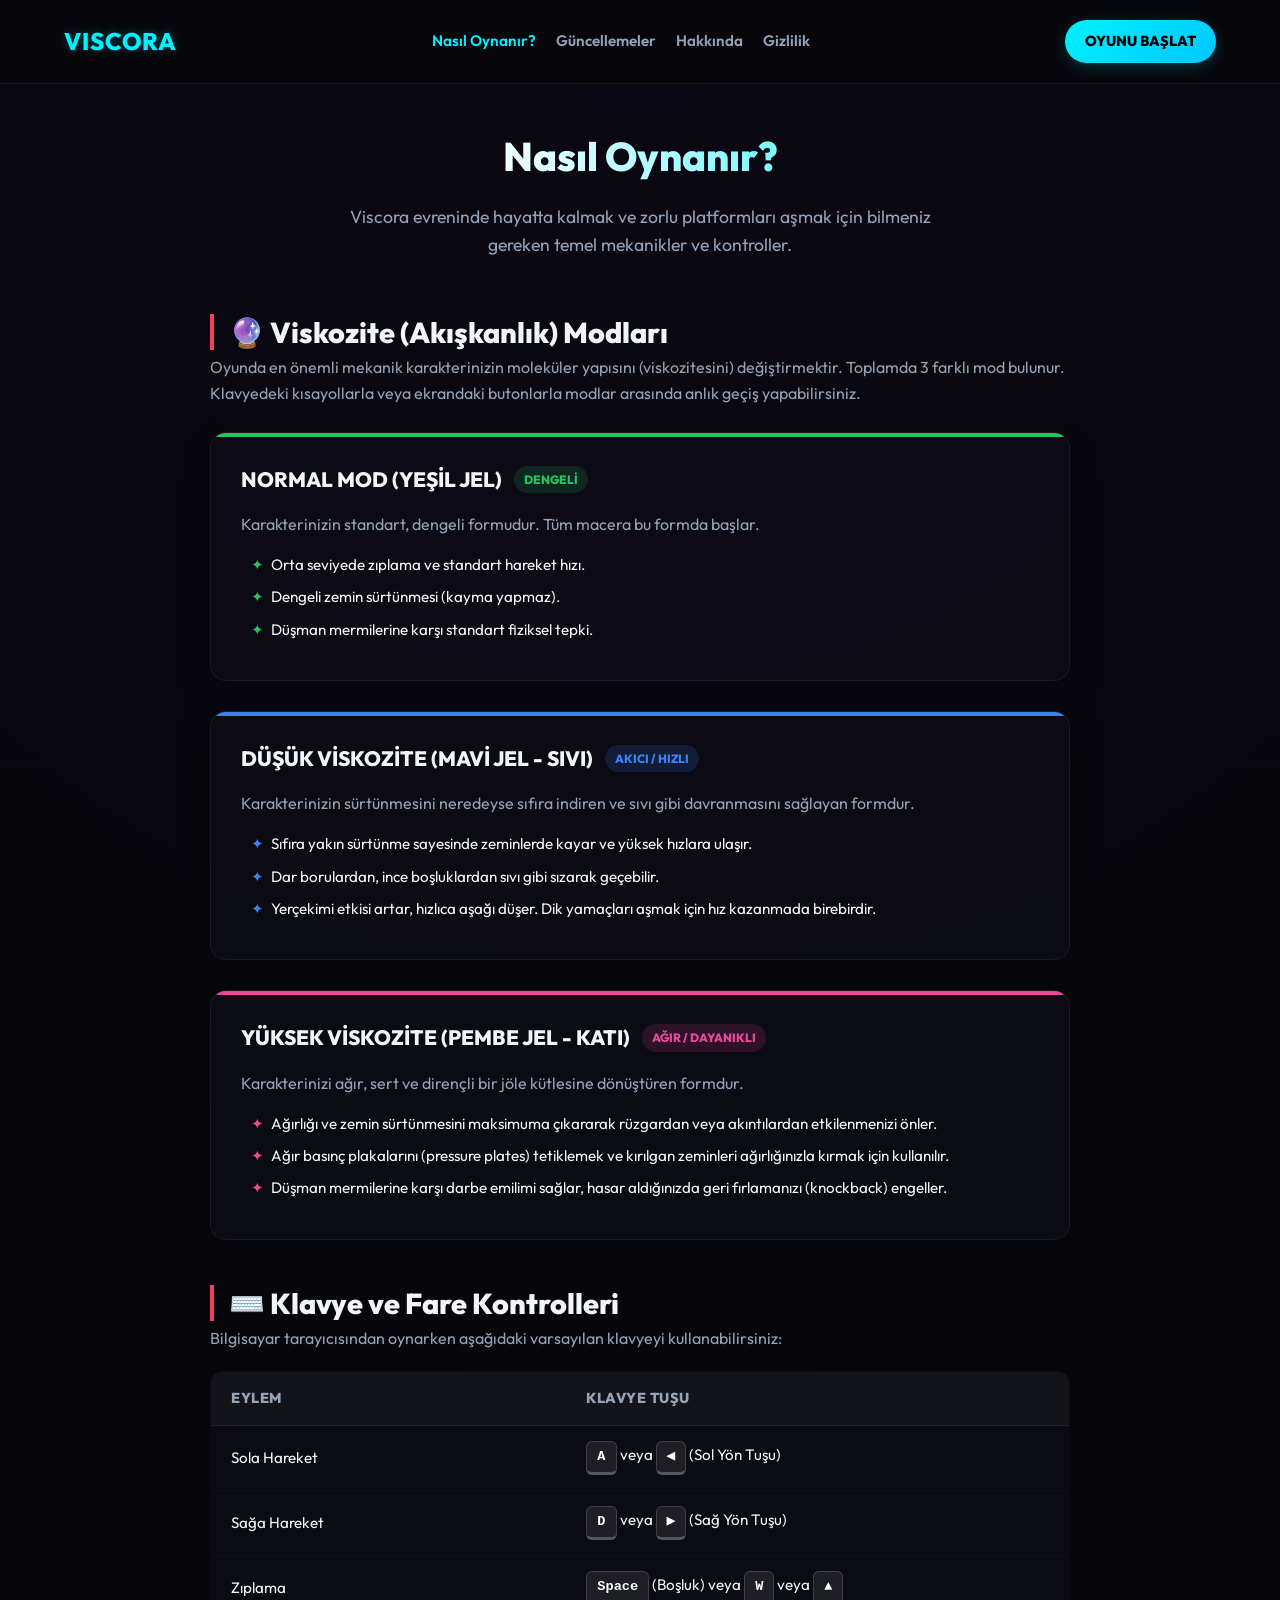
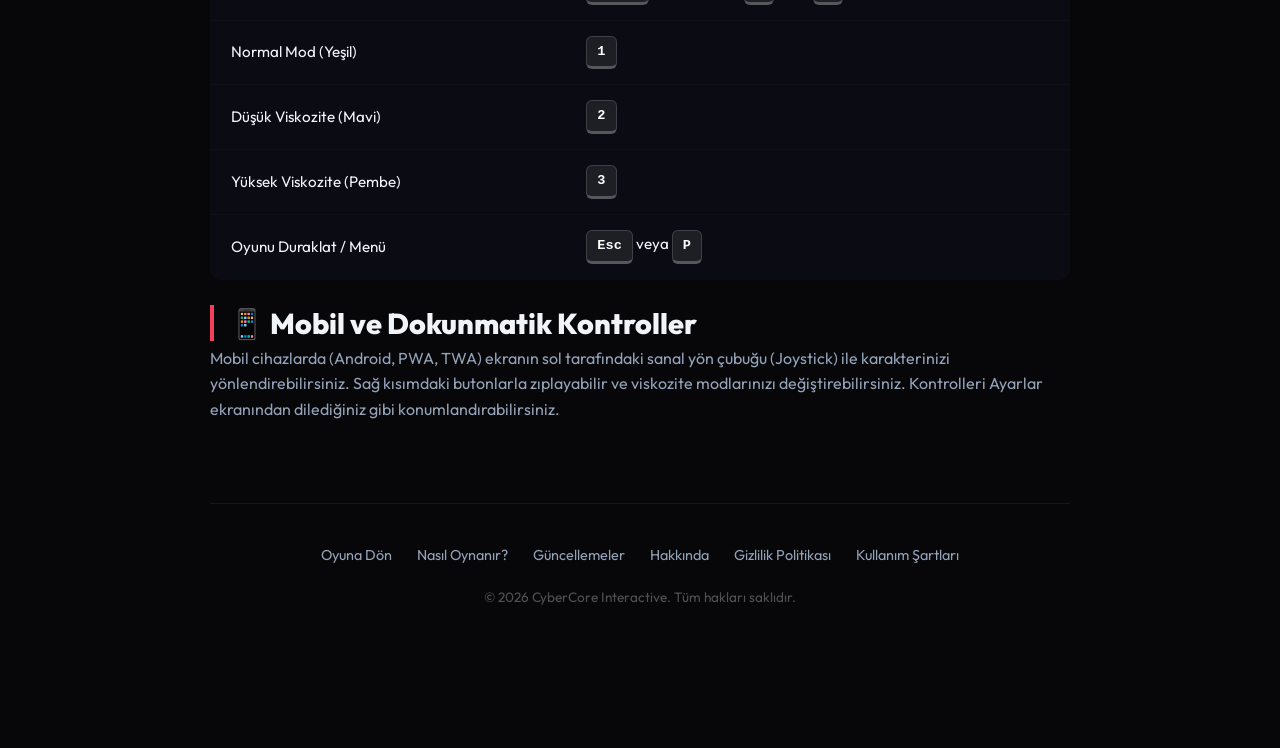
<file: nasil-oynanir.html>
<!DOCTYPE html>
<html lang="tr">
<head>
    <meta charset="UTF-8">
    <meta name="viewport" content="width=device-width, initial-scale=1.0, viewport-fit=cover">
    <title>Viscora - Nasıl Oynanır? (Oynanış Kılavuzu & Rehber)</title>
    <meta name="description" content="Viscora 2D fizik platform oyununun kontrolleri, viskozite (akışkanlık) formları ve bölüm editörü rehberi. Yeşil, Mavi ve Pembe jel formlarını nasıl kullanacağınızı öğrenin.">
    <!-- Google Fonts: Outfit -->
    <link rel="preconnect" href="https://fonts.googleapis.com">
    <link rel="preconnect" href="https://fonts.gstatic.com" crossorigin>
    <link href="https://fonts.googleapis.com/css2?family=Outfit:wght@300;400;600;800&display=swap" rel="stylesheet">
    <style>
        :root {
            --bg-color: #07070a;
            --card-bg: rgba(15, 15, 25, 0.65);
            --border-color: rgba(255, 255, 255, 0.06);
            --text-primary: #f1f5f9;
            --text-secondary: #94a3b8;
            --color-cyan: #00f2fe;
            --color-magenta: #f43f5e;
            --color-green: #22c55e;
            --color-blue: #3b82f6;
            --color-pink: #ec4899;
            --font-main: 'Outfit', sans-serif;
        }

        * {
            box-sizing: border-box;
            margin: 0;
            padding: 0;
        }

        body {
            font-family: var(--font-main);
            background-color: var(--bg-color);
            background-image: radial-gradient(circle at 50% 0%, rgba(20, 10, 40, 0.3) 0%, transparent 60%);
            color: var(--text-primary);
            line-height: 1.6;
            padding-bottom: 60px;
            overflow-x: hidden;
        }

        /* Navigasyon Bar */
        .navbar {
            display: flex;
            justify-content: space-between;
            align-items: center;
            padding: 20px 5%;
            border-bottom: 1px solid var(--border-color);
            background: rgba(7, 7, 10, 0.8);
            backdrop-filter: blur(10px);
            position: sticky;
            top: 0;
            z-index: 100;
        }

        .nav-logo {
            font-size: 1.5rem;
            font-weight: 800;
            letter-spacing: 1px;
            color: var(--text-primary);
            text-decoration: none;
            display: flex;
            align-items: center;
            gap: 8px;
        }

        .nav-logo span {
            color: var(--color-cyan);
            text-shadow: 0 0 10px rgba(0, 242, 254, 0.3);
        }

        .nav-links {
            display: flex;
            gap: 20px;
            align-items: center;
        }

        .nav-link {
            color: var(--text-secondary);
            text-decoration: none;
            font-size: 0.95rem;
            font-weight: 600;
            transition: color 0.2s;
        }

        .nav-link:hover {
            color: var(--text-primary);
        }

        .nav-btn {
            background: linear-gradient(135deg, var(--color-cyan) 0%, #00c6ff 100%);
            color: #000;
            padding: 10px 20px;
            border-radius: 30px;
            font-weight: 800;
            font-size: 0.9rem;
            text-decoration: none;
            text-transform: uppercase;
            box-shadow: 0 4px 15px rgba(0, 242, 254, 0.2);
            transition: transform 0.2s, box-shadow 0.2s;
        }

        .nav-btn:hover {
            transform: translateY(-2px);
            box-shadow: 0 6px 20px rgba(0, 242, 254, 0.4);
        }

        /* İçerik Container */
        .container {
            max-width: 900px;
            margin: 40px auto;
            padding: 0 20px;
        }

        header {
            text-align: center;
            margin-bottom: 50px;
        }

        h1 {
            font-size: 2.5rem;
            font-weight: 800;
            margin-bottom: 15px;
            background: linear-gradient(to right, #fff 30%, var(--color-cyan) 100%);
            -webkit-background-clip: text;
            -webkit-text-fill-color: transparent;
        }

        .subtitle {
            color: var(--text-secondary);
            font-size: 1.1rem;
            max-width: 600px;
            margin: 0 auto;
        }

        .section-title {
            font-size: 1.8rem;
            font-weight: 800;
            margin: 40px 0 20px;
            border-left: 4px solid var(--color-magenta);
            padding-left: 15px;
            color: var(--text-primary);
        }

        /* Kartlar ve Kılavuz Grid */
        .guide-grid {
            display: grid;
            grid-template-columns: 1fr;
            gap: 30px;
            margin-bottom: 40px;
        }

        .guide-card {
            background: var(--card-bg);
            border: 1px solid var(--border-color);
            border-radius: 16px;
            padding: 30px;
            box-shadow: 0 10px 30px rgba(0,0,0,0.25);
            position: relative;
            overflow: hidden;
        }

        .guide-card::before {
            content: '';
            position: absolute;
            top: 0;
            left: 0;
            width: 100%;
            height: 4px;
            background: var(--card-accent, var(--color-cyan));
        }

        .card-normal { --card-accent: var(--color-green); }
        .card-low { --card-accent: var(--color-blue); }
        .card-high { --card-accent: var(--color-pink); }

        .card-header {
            display: flex;
            align-items: center;
            gap: 12px;
            margin-bottom: 15px;
        }

        .card-header h3 {
            font-size: 1.3rem;
            font-weight: 800;
            text-transform: uppercase;
        }

        .card-badge {
            font-size: 0.75rem;
            font-weight: 800;
            padding: 4px 10px;
            border-radius: 20px;
            text-transform: uppercase;
        }

        .badge-green { background: rgba(34, 197, 94, 0.15); color: var(--color-green); }
        .badge-blue { background: rgba(59, 130, 246, 0.15); color: var(--color-blue); }
        .badge-pink { background: rgba(236, 72, 153, 0.15); color: var(--color-pink); }

        .card-body p {
            color: var(--text-secondary);
            font-size: 1rem;
            margin-bottom: 15px;
            line-height: 1.7;
        }

        .card-body ul {
            list-style: none;
            padding-left: 10px;
        }

        .card-body li {
            position: relative;
            padding-left: 20px;
            margin-bottom: 8px;
            color: var(--text-primary);
            font-size: 0.95rem;
        }

        .card-body li::before {
            content: '✦';
            position: absolute;
            left: 0;
            color: var(--card-accent, var(--color-cyan));
        }

        /* Kontroller Tablosu */
        .controls-table {
            width: 100%;
            border-collapse: collapse;
            margin: 20px 0;
            background: var(--card-bg);
            border: 1px solid var(--border-color);
            border-radius: 12px;
            overflow: hidden;
        }

        .controls-table th, .controls-table td {
            padding: 15px 20px;
            text-align: left;
        }

        .controls-table th {
            background: rgba(255,255,255,0.03);
            font-weight: 800;
            font-size: 0.9rem;
            color: var(--text-secondary);
            border-bottom: 1px solid var(--border-color);
            text-transform: uppercase;
            letter-spacing: 0.5px;
        }

        .controls-table td {
            border-bottom: 1px solid rgba(255,255,255,0.02);
            font-size: 0.95rem;
        }

        .key-badge {
            background: rgba(255,255,255,0.08);
            border: 1px solid rgba(255,255,255,0.15);
            border-bottom: 3px solid rgba(255,255,255,0.25);
            border-radius: 6px;
            padding: 4px 10px;
            font-family: monospace;
            font-weight: 700;
            font-size: 0.85rem;
            color: #fff;
            display: inline-block;
        }

        /* Footer */
        .footer {
            margin-top: 80px;
            border-top: 1px solid var(--border-color);
            padding: 40px 0;
            text-align: center;
        }

        .footer-links {
            display: flex;
            justify-content: center;
            gap: 25px;
            margin-bottom: 20px;
            flex-wrap: wrap;
        }

        .footer-link {
            color: var(--text-secondary);
            text-decoration: none;
            font-size: 0.9rem;
            transition: color 0.2s;
        }

        .footer-link:hover {
            color: var(--text-primary);
        }

        .footer p {
            font-size: 0.85rem;
            color: rgba(255,255,255,0.3);
        }

        @media (max-width: 768px) {
            h1 { font-size: 2rem; }
            .navbar { padding: 15px 5%; }
            .nav-links { display: none; } /* Mobil için sadeleştirme */
        }
    </style>
</head>
<body>

    <nav class="navbar">
        <a href="index.html" class="nav-logo">
            <span>VISCORA</span>
        </a>
        <div class="nav-links">
            <a href="nasil-oynanir.html" class="nav-link" style="color: var(--color-cyan);">Nasıl Oynanır?</a>
            <a href="guncellemeler.html" class="nav-link">Güncellemeler</a>
            <a href="hakkinda.html" class="nav-link">Hakkında</a>
            <a href="privacy.html" class="nav-link">Gizlilik</a>
        </div>
        <a href="index.html" class="nav-btn">Oyunu Başlat</a>
    </nav>

    <div class="container">
        <header>
            <h1>Nasıl Oynanır?</h1>
            <p class="subtitle">Viscora evreninde hayatta kalmak ve zorlu platformları aşmak için bilmeniz gereken temel mekanikler ve kontroller.</p>
        </header>

        <section-title class="section-title">🔮 Viskozite (Akışkanlık) Modları</section-title>
        <p style="color: var(--text-secondary); margin-bottom: 25px;">Oyunda en önemli mekanik karakterinizin moleküler yapısını (viskozitesini) değiştirmektir. Toplamda 3 farklı mod bulunur. Klavyedeki kısayollarla veya ekrandaki butonlarla modlar arasında anlık geçiş yapabilirsiniz.</p>

        <div class="guide-grid">
            <!-- Normal Mod -->
            <div class="guide-card card-normal">
                <div class="card-header">
                    <h3>Normal Mod (Yeşil Jel)</h3>
                    <span class="card-badge badge-green">Dengeli</span>
                </div>
                <div class="card-body">
                    <p>Karakterinizin standart, dengeli formudur. Tüm macera bu formda başlar.</p>
                    <ul>
                        <li>Orta seviyede zıplama ve standart hareket hızı.</li>
                        <li>Dengeli zemin sürtünmesi (kayma yapmaz).</li>
                        <li>Düşman mermilerine karşı standart fiziksel tepki.</li>
                    </ul>
                </div>
            </div>

            <!-- Düşük Viskozite -->
            <div class="guide-card card-low">
                <div class="card-header">
                    <h3>Düşük Viskozite (Mavi Jel - Sıvı)</h3>
                    <span class="card-badge badge-blue">Akıcı / Hızlı</span>
                </div>
                <div class="card-body">
                    <p>Karakterinizin sürtünmesini neredeyse sıfıra indiren ve sıvı gibi davranmasını sağlayan formdur.</p>
                    <ul>
                        <li>Sıfıra yakın sürtünme sayesinde zeminlerde kayar ve yüksek hızlara ulaşır.</li>
                        <li>Dar borulardan, ince boşluklardan sıvı gibi sızarak geçebilir.</li>
                        <li>Yerçekimi etkisi artar, hızlıca aşağı düşer. Dik yamaçları aşmak için hız kazanmada birebirdir.</li>
                    </ul>
                </div>
            </div>

            <!-- Yüksek Viskozite -->
            <div class="guide-card card-high">
                <div class="card-header">
                    <h3>Yüksek Viskozite (Pembe Jel - Katı)</h3>
                    <span class="card-badge badge-pink">Ağır / Dayanıklı</span>
                </div>
                <div class="card-body">
                    <p>Karakterinizi ağır, sert ve dirençli bir jöle kütlesine dönüştüren formdur.</p>
                    <ul>
                        <li>Ağırlığı ve zemin sürtünmesini maksimuma çıkararak rüzgardan veya akıntılardan etkilenmenizi önler.</li>
                        <li>Ağır basınç plakalarını (pressure plates) tetiklemek ve kırılgan zeminleri ağırlığınızla kırmak için kullanılır.</li>
                        <li>Düşman mermilerine karşı darbe emilimi sağlar, hasar aldığınızda geri fırlamanızı (knockback) engeller.</li>
                    </ul>
                </div>
            </div>
        </div>

        <section-title class="section-title">⌨️ Klavye ve Fare Kontrolleri</section-title>
        <p style="color: var(--text-secondary); margin-bottom: 15px;">Bilgisayar tarayıcısından oynarken aşağıdaki varsayılan klavyeyi kullanabilirsiniz:</p>
        
        <table class="controls-table">
            <thead>
                <tr>
                    <th>Eylem</th>
                    <th>Klavye Tuşu</th>
                </tr>
            </thead>
            <tbody>
                <tr>
                    <td>Sola Hareket</td>
                    <td><span class="key-badge">A</span> veya <span class="key-badge">◀</span> (Sol Yön Tuşu)</td>
                </tr>
                <tr>
                    <td>Sağa Hareket</td>
                    <td><span class="key-badge">D</span> veya <span class="key-badge">▶</span> (Sağ Yön Tuşu)</td>
                </tr>
                <tr>
                    <td>Zıplama</td>
                    <td><span class="key-badge">Space</span> (Boşluk) veya <span class="key-badge">W</span> veya <span class="key-badge">▲</span></td>
                </tr>
                <tr>
                    <td>Normal Mod (Yeşil)</td>
                    <td><span class="key-badge">1</span></td>
                </tr>
                <tr>
                    <td>Düşük Viskozite (Mavi)</td>
                    <td><span class="key-badge">2</span></td>
                </tr>
                <tr>
                    <td>Yüksek Viskozite (Pembe)</td>
                    <td><span class="key-badge">3</span></td>
                </tr>
                <tr>
                    <td>Oyunu Duraklat / Menü</td>
                    <td><span class="key-badge">Esc</span> veya <span class="key-badge">P</span></td>
                </tr>
            </tbody>
        </table>

        <section-title class="section-title">📱 Mobil ve Dokunmatik Kontroller</section-title>
        <p style="color: var(--text-secondary); margin-bottom: 20px;">Mobil cihazlarda (Android, PWA, TWA) ekranın sol tarafındaki sanal yön çubuğu (Joystick) ile karakterinizi yönlendirebilirsiniz. Sağ kısımdaki butonlarla zıplayabilir ve viskozite modlarınızı değiştirebilirsiniz. Kontrolleri Ayarlar ekranından dilediğiniz gibi konumlandırabilirsiniz.</p>

        <footer class="footer">
            <div class="footer-links">
                <a href="index.html" class="footer-link">Oyuna Dön</a>
                <a href="nasil-oynanir.html" class="footer-link">Nasıl Oynanır?</a>
                <a href="guncellemeler.html" class="footer-link">Güncellemeler</a>
                <a href="hakkinda.html" class="footer-link">Hakkında</a>
                <a href="privacy.html" class="footer-link">Gizlilik Politikası</a>
                <a href="terms.html" class="footer-link">Kullanım Şartları</a>
            </div>
            <p>© 2026 CyberCore Interactive. Tüm hakları saklıdır.</p>
        </footer>
    </div>

</body>
</html>
</file>
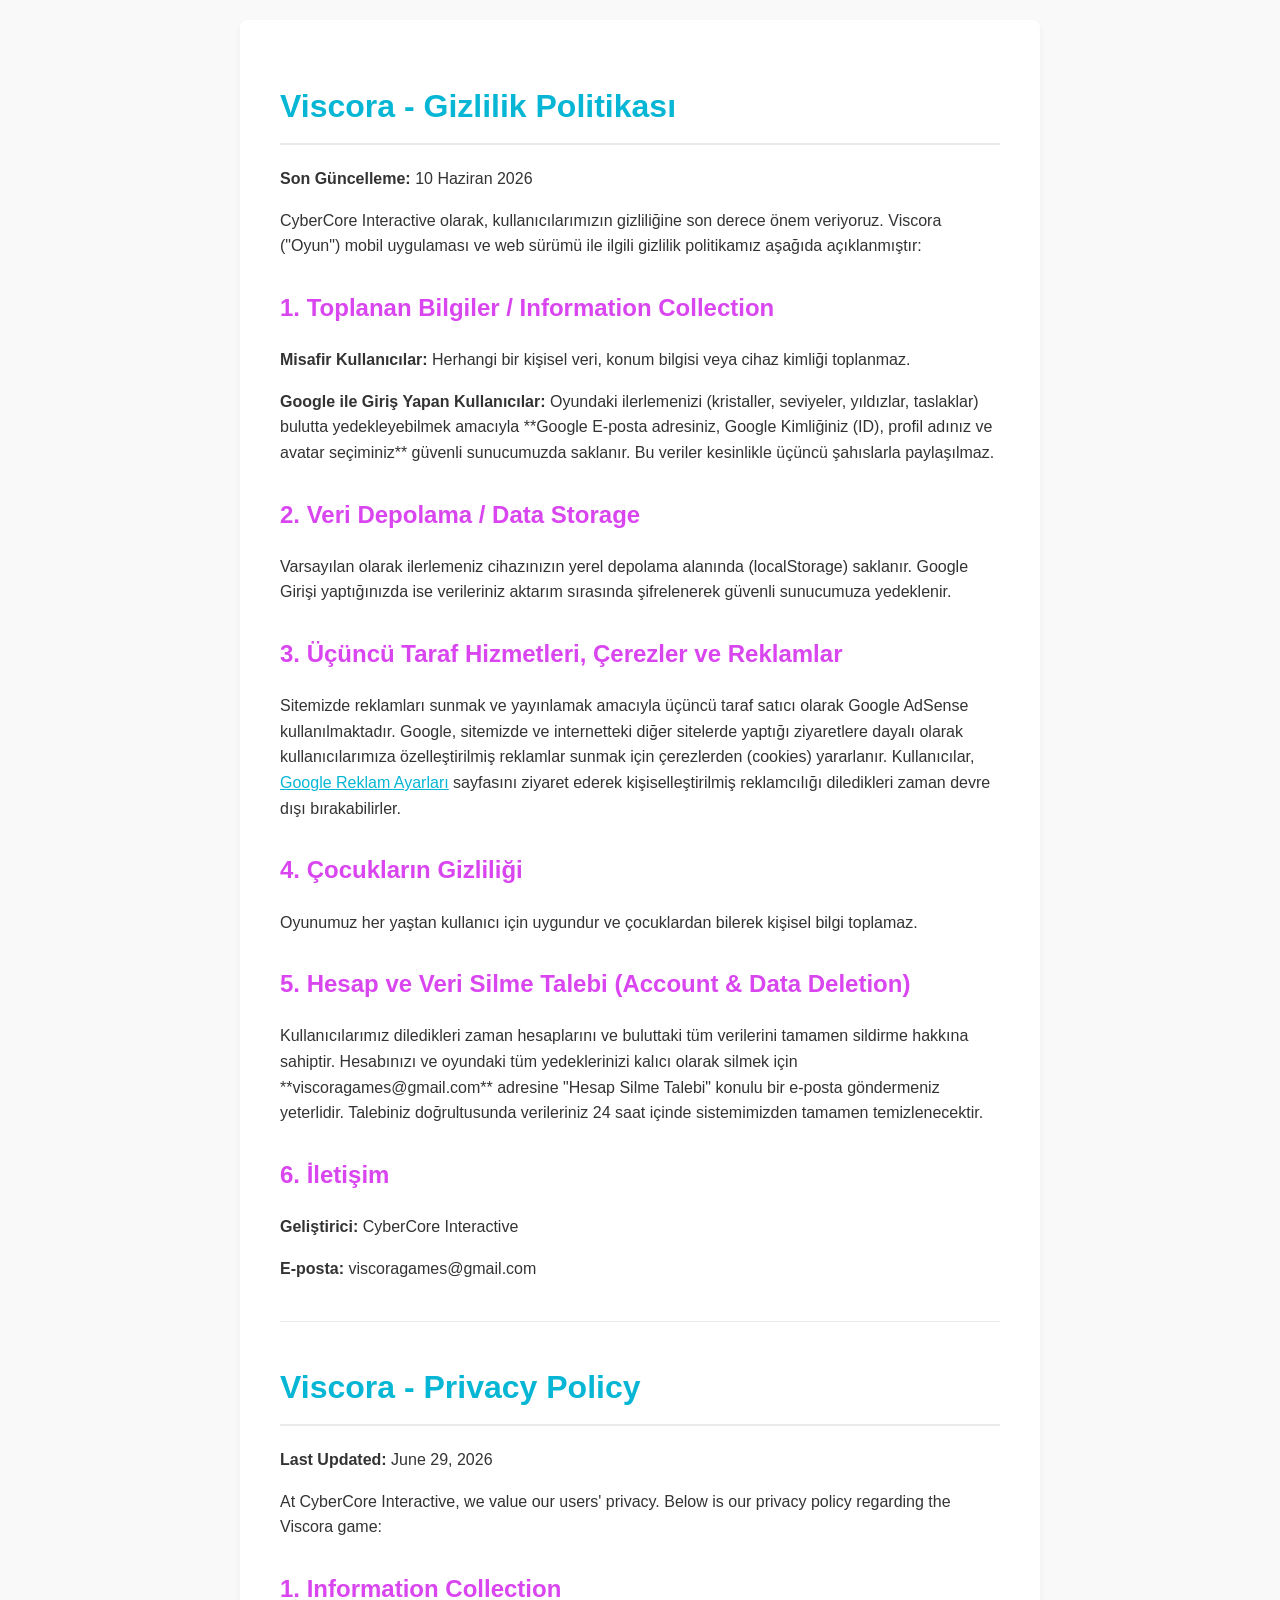
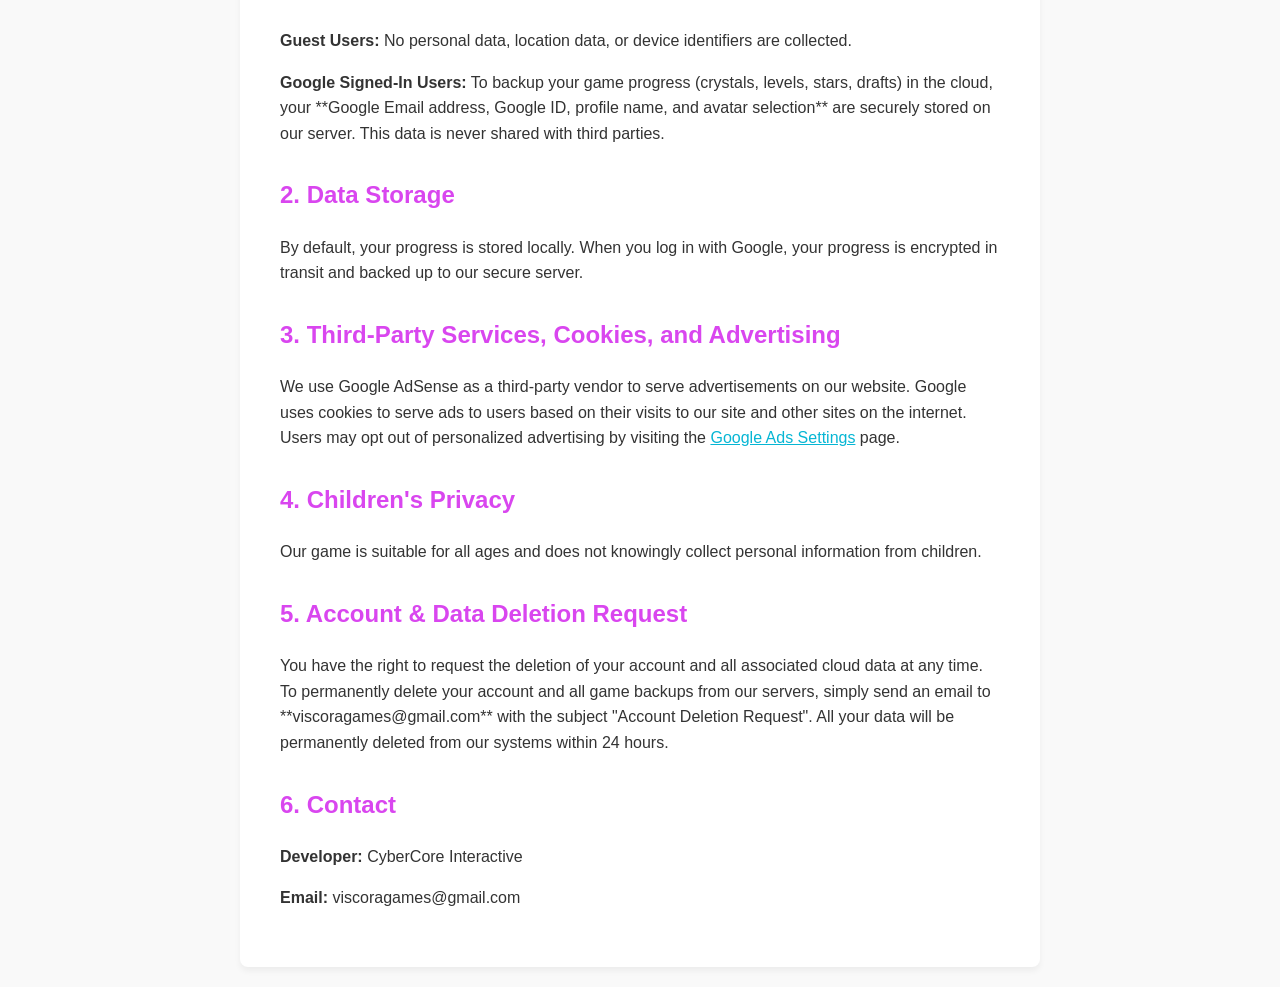
<file: privacy.html>
<!DOCTYPE html>
<html lang="tr">
<head>
    <meta charset="UTF-8">
    <meta name="viewport" content="width=device-width, initial-scale=1.0">
    <title>Viscora - Gizlilik Politikası / Privacy Policy</title>
    <style>
        body {
            font-family: -apple-system, BlinkMacSystemFont, "Segoe UI", Roboto, Helvetica, Arial, sans-serif;
            line-height: 1.6;
            color: #333;
            max-width: 800px;
            margin: 0 auto;
            padding: 20px;
            background-color: #f9f9f9;
        }
        .container {
            background: #fff;
            padding: 40px;
            border-radius: 8px;
            box-shadow: 0 4px 6px rgba(0,0,0,0.05);
        }
        h1 {
            color: #06b6d4;
            border-bottom: 2px solid #eaeaea;
            padding-bottom: 10px;
        }
        h2 {
            color: #d946ef;
            margin-top: 30px;
        }
        hr {
            border: 0;
            height: 1px;
            background: #eaeaea;
            margin: 40px 0;
        }
    </style>
</head>
<body>
    <div class="container">
        <h1>Viscora - Gizlilik Politikası</h1>
        <p><strong>Son Güncelleme:</strong> 10 Haziran 2026</p>
        
        <p>CyberCore Interactive olarak, kullanıcılarımızın gizliliğine son derece önem veriyoruz. Viscora ("Oyun") mobil uygulaması ve web sürümü ile ilgili gizlilik politikamız aşağıda açıklanmıştır:</p>
        
        <h2>1. Toplanan Bilgiler / Information Collection</h2>
        <p><strong>Misafir Kullanıcılar:</strong> Herhangi bir kişisel veri, konum bilgisi veya cihaz kimliği toplanmaz.</p>
        <p><strong>Google ile Giriş Yapan Kullanıcılar:</strong> Oyundaki ilerlemenizi (kristaller, seviyeler, yıldızlar, taslaklar) bulutta yedekleyebilmek amacıyla **Google E-posta adresiniz, Google Kimliğiniz (ID), profil adınız ve avatar seçiminiz** güvenli sunucumuzda saklanır. Bu veriler kesinlikle üçüncü şahıslarla paylaşılmaz.</p>
        
        <h2>2. Veri Depolama / Data Storage</h2>
        <p>Varsayılan olarak ilerlemeniz cihazınızın yerel depolama alanında (localStorage) saklanır. Google Girişi yaptığınızda ise verileriniz aktarım sırasında şifrelenerek güvenli sunucumuza yedeklenir.</p>
        
        <h2>3. Üçüncü Taraf Hizmetleri, Çerezler ve Reklamlar</h2>
        <p>Sitemizde reklamları sunmak ve yayınlamak amacıyla üçüncü taraf satıcı olarak Google AdSense kullanılmaktadır. Google, sitemizde ve internetteki diğer sitelerde yaptığı ziyaretlere dayalı olarak kullanıcılarımıza özelleştirilmiş reklamlar sunmak için çerezlerden (cookies) yararlanır. Kullanıcılar, <a href="https://adssettings.google.com" target="_blank" style="color: #06b6d4;">Google Reklam Ayarları</a> sayfasını ziyaret ederek kişiselleştirilmiş reklamcılığı diledikleri zaman devre dışı bırakabilirler.</p>
        
        <h2>4. Çocukların Gizliliği</h2>
        <p>Oyunumuz her yaştan kullanıcı için uygundur ve çocuklardan bilerek kişisel bilgi toplamaz.</p>
        
        <h2>5. Hesap ve Veri Silme Talebi (Account & Data Deletion)</h2>
        <p>Kullanıcılarımız diledikleri zaman hesaplarını ve buluttaki tüm verilerini tamamen sildirme hakkına sahiptir. Hesabınızı ve oyundaki tüm yedeklerinizi kalıcı olarak silmek için **viscoragames@gmail.com** adresine "Hesap Silme Talebi" konulu bir e-posta göndermeniz yeterlidir. Talebiniz doğrultusunda verileriniz 24 saat içinde sistemimizden tamamen temizlenecektir.</p>

        <h2>6. İletişim</h2>
        <p><strong>Geliştirici:</strong> CyberCore Interactive</p>
        <p><strong>E-posta:</strong> viscoragames@gmail.com</p>

        <hr>

        <h1>Viscora - Privacy Policy</h1>
        <p><strong>Last Updated:</strong> June 29, 2026</p>
        
        <p>At CyberCore Interactive, we value our users' privacy. Below is our privacy policy regarding the Viscora game:</p>
        
        <h2>1. Information Collection</h2>
        <p><strong>Guest Users:</strong> No personal data, location data, or device identifiers are collected.</p>
        <p><strong>Google Signed-In Users:</strong> To backup your game progress (crystals, levels, stars, drafts) in the cloud, your **Google Email address, Google ID, profile name, and avatar selection** are securely stored on our server. This data is never shared with third parties.</p>
        
        <h2>2. Data Storage</h2>
        <p>By default, your progress is stored locally. When you log in with Google, your progress is encrypted in transit and backed up to our secure server.</p>
        
        <h2>3. Third-Party Services, Cookies, and Advertising</h2>
        <p>We use Google AdSense as a third-party vendor to serve advertisements on our website. Google uses cookies to serve ads to users based on their visits to our site and other sites on the internet. Users may opt out of personalized advertising by visiting the <a href="https://adssettings.google.com" target="_blank" style="color: #06b6d4;">Google Ads Settings</a> page.</p>
        
        <h2>4. Children's Privacy</h2>
        <p>Our game is suitable for all ages and does not knowingly collect personal information from children.</p>
        
        <h2>5. Account & Data Deletion Request</h2>
        <p>You have the right to request the deletion of your account and all associated cloud data at any time. To permanently delete your account and all game backups from our servers, simply send an email to **viscoragames@gmail.com** with the subject "Account Deletion Request". All your data will be permanently deleted from our systems within 24 hours.</p>

        <h2>6. Contact</h2>
        <p><strong>Developer:</strong> CyberCore Interactive</p>
        <p><strong>Email:</strong> viscoragames@gmail.com</p>
    </div>
</body>
</html>
</file>
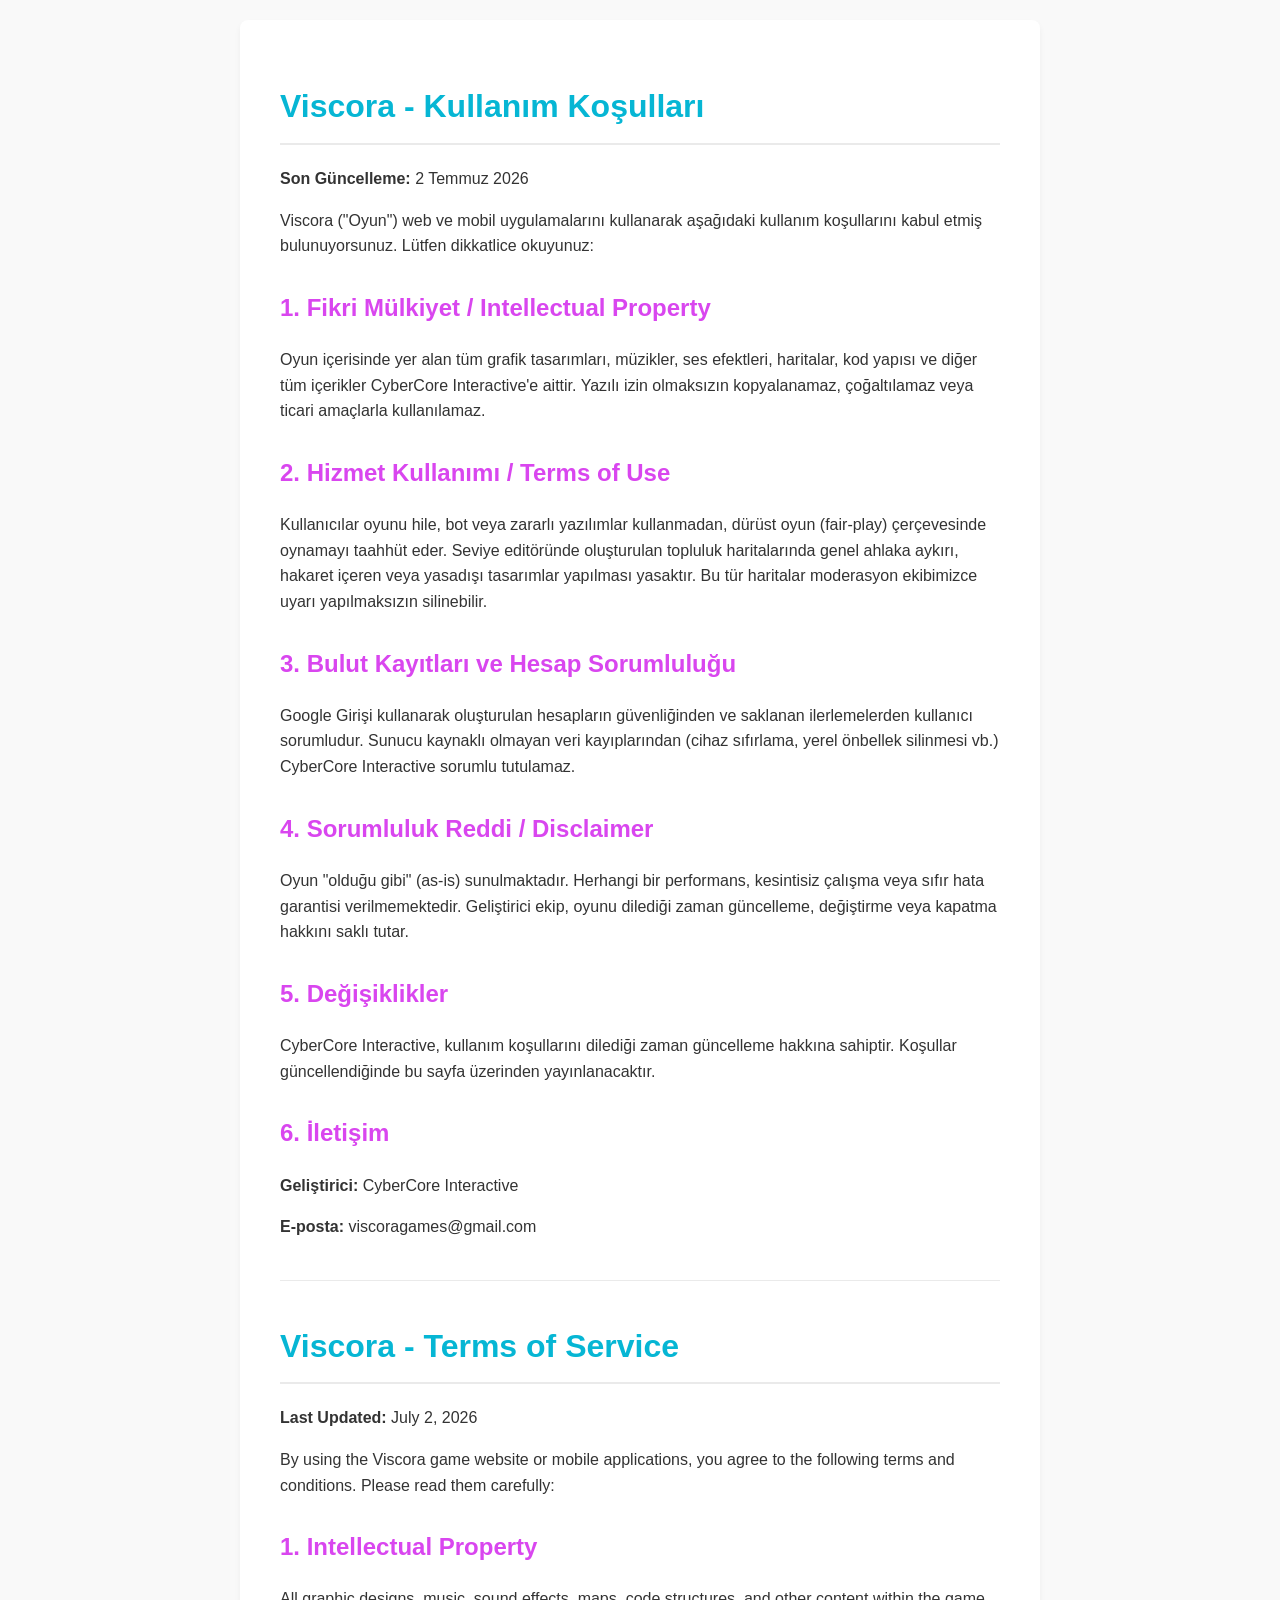
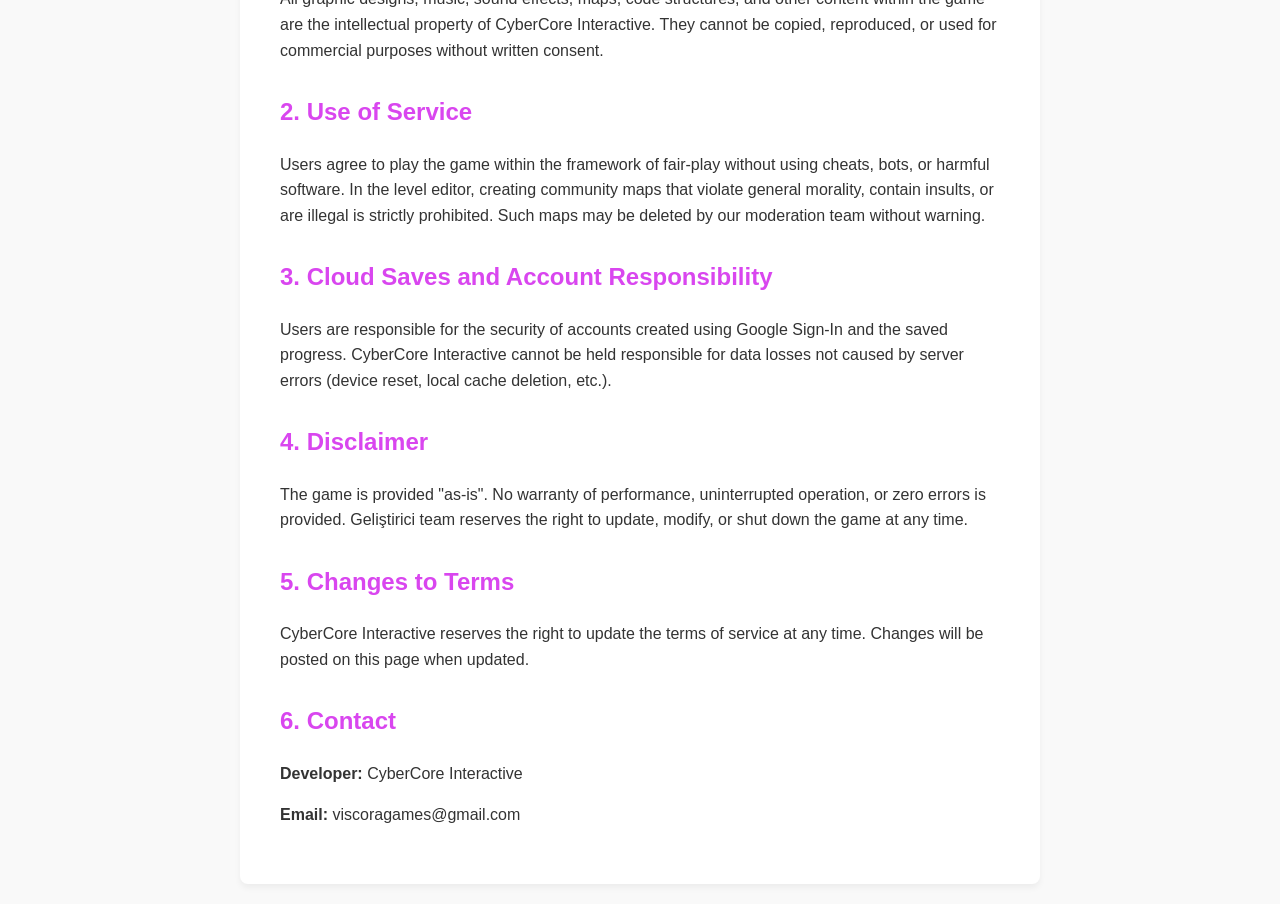
<file: terms.html>
<!DOCTYPE html>
<html lang="tr">
<head>
    <meta charset="UTF-8">
    <meta name="viewport" content="width=device-width, initial-scale=1.0">
    <title>Viscora - Kullanım Koşulları / Terms of Service</title>
    <style>
        body {
            font-family: -apple-system, BlinkMacSystemFont, "Segoe UI", Roboto, Helvetica, Arial, sans-serif;
            line-height: 1.6;
            color: #333;
            max-width: 800px;
            margin: 0 auto;
            padding: 20px;
            background-color: #f9f9f9;
        }
        .container {
            background: #fff;
            padding: 40px;
            border-radius: 8px;
            box-shadow: 0 4px 6px rgba(0,0,0,0.05);
        }
        h1 {
            color: #06b6d4;
            border-bottom: 2px solid #eaeaea;
            padding-bottom: 10px;
        }
        h2 {
            color: #d946ef;
            margin-top: 30px;
        }
        hr {
            border: 0;
            height: 1px;
            background: #eaeaea;
            margin: 40px 0;
        }
    </style>
</head>
<body>
    <div class="container">
        <h1>Viscora - Kullanım Koşulları</h1>
        <p><strong>Son Güncelleme:</strong> 2 Temmuz 2026</p>
        
        <p>Viscora ("Oyun") web ve mobil uygulamalarını kullanarak aşağıdaki kullanım koşullarını kabul etmiş bulunuyorsunuz. Lütfen dikkatlice okuyunuz:</p>
        
        <h2>1. Fikri Mülkiyet / Intellectual Property</h2>
        <p>Oyun içerisinde yer alan tüm grafik tasarımları, müzikler, ses efektleri, haritalar, kod yapısı ve diğer tüm içerikler CyberCore Interactive'e aittir. Yazılı izin olmaksızın kopyalanamaz, çoğaltılamaz veya ticari amaçlarla kullanılamaz.</p>
        
        <h2>2. Hizmet Kullanımı / Terms of Use</h2>
        <p>Kullanıcılar oyunu hile, bot veya zararlı yazılımlar kullanmadan, dürüst oyun (fair-play) çerçevesinde oynamayı taahhüt eder. Seviye editöründe oluşturulan topluluk haritalarında genel ahlaka aykırı, hakaret içeren veya yasadışı tasarımlar yapılması yasaktır. Bu tür haritalar moderasyon ekibimizce uyarı yapılmaksızın silinebilir.</p>
        
        <h2>3. Bulut Kayıtları ve Hesap Sorumluluğu</h2>
        <p>Google Girişi kullanarak oluşturulan hesapların güvenliğinden ve saklanan ilerlemelerden kullanıcı sorumludur. Sunucu kaynaklı olmayan veri kayıplarından (cihaz sıfırlama, yerel önbellek silinmesi vb.) CyberCore Interactive sorumlu tutulamaz.</p>
        
        <h2>4. Sorumluluk Reddi / Disclaimer</h2>
        <p>Oyun "olduğu gibi" (as-is) sunulmaktadır. Herhangi bir performans, kesintisiz çalışma veya sıfır hata garantisi verilmemektedir. Geliştirici ekip, oyunu dilediği zaman güncelleme, değiştirme veya kapatma hakkını saklı tutar.</p>
        
        <h2>5. Değişiklikler</h2>
        <p>CyberCore Interactive, kullanım koşullarını dilediği zaman güncelleme hakkına sahiptir. Koşullar güncellendiğinde bu sayfa üzerinden yayınlanacaktır.</p>

        <h2>6. İletişim</h2>
        <p><strong>Geliştirici:</strong> CyberCore Interactive</p>
        <p><strong>E-posta:</strong> viscoragames@gmail.com</p>
        
        <hr>
        
        <h1>Viscora - Terms of Service</h1>
        <p><strong>Last Updated:</strong> July 2, 2026</p>
        
        <p>By using the Viscora game website or mobile applications, you agree to the following terms and conditions. Please read them carefully:</p>
        
        <h2>1. Intellectual Property</h2>
        <p>All graphic designs, music, sound effects, maps, code structures, and other content within the game are the intellectual property of CyberCore Interactive. They cannot be copied, reproduced, or used for commercial purposes without written consent.</p>
        
        <h2>2. Use of Service</h2>
        <p>Users agree to play the game within the framework of fair-play without using cheats, bots, or harmful software. In the level editor, creating community maps that violate general morality, contain insults, or are illegal is strictly prohibited. Such maps may be deleted by our moderation team without warning.</p>
        
        <h2>3. Cloud Saves and Account Responsibility</h2>
        <p>Users are responsible for the security of accounts created using Google Sign-In and the saved progress. CyberCore Interactive cannot be held responsible for data losses not caused by server errors (device reset, local cache deletion, etc.).</p>
        
        <h2>4. Disclaimer</h2>
        <p>The game is provided "as-is". No warranty of performance, uninterrupted operation, or zero errors is provided. Geliştirici team reserves the right to update, modify, or shut down the game at any time.</p>
        
        <h2>5. Changes to Terms</h2>
        <p>CyberCore Interactive reserves the right to update the terms of service at any time. Changes will be posted on this page when updated.</p>

        <h2>6. Contact</h2>
        <p><strong>Developer:</strong> CyberCore Interactive</p>
        <p><strong>Email:</strong> viscoragames@gmail.com</p>
    </div>
</body>
</html>
</file>
